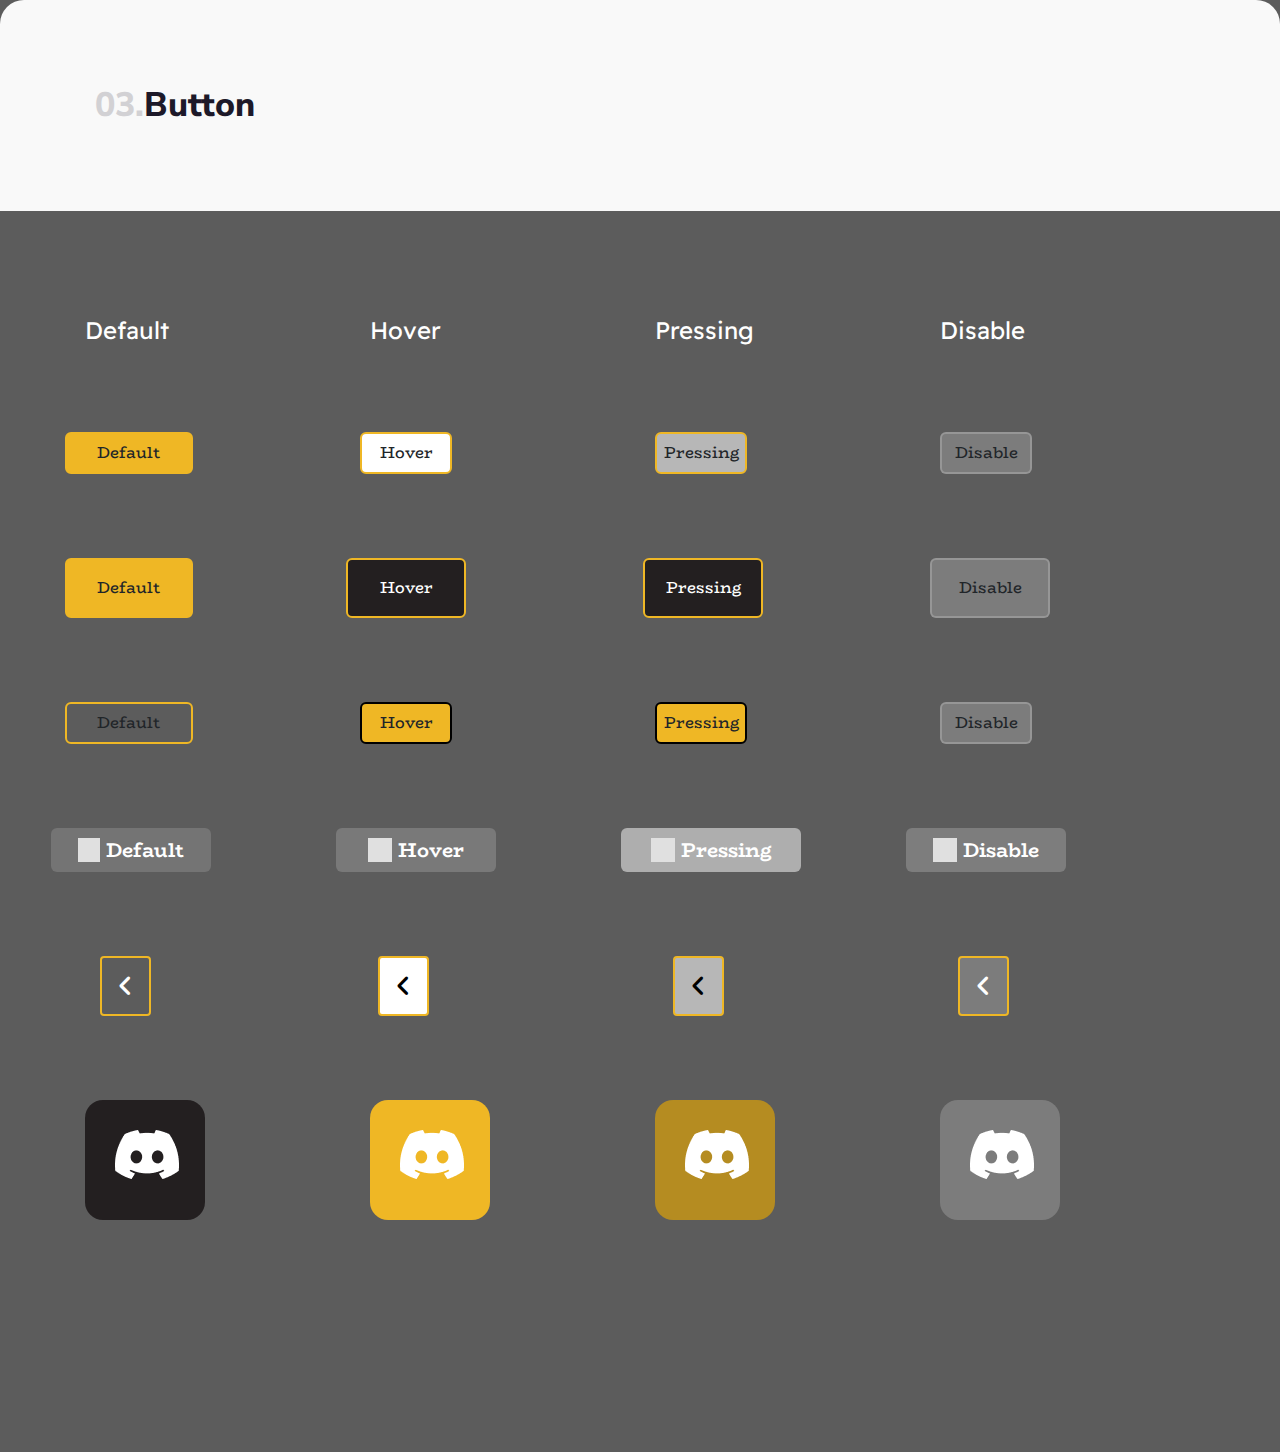
<file: button.html>
<!doctype html>
<html lang="en">
  <head>
    <meta charset="utf-8">
    <meta name="viewport" content="width=device-width, initial-scale=1, shrink-to-fit=no">
    <link rel="stylesheet" href="assets/bootstrap/bootstrap.min.css" integrity="sha384-xOolHFLEh07PJGoPkLv1IbcEPTNtaed2xpHsD9ESMhqIYd0nLMwNLD69Npy4HI+N" crossorigin="anonymous">
    <link rel="stylesheet" href="https://cdnjs.cloudflare.com/ajax/libs/font-awesome/6.5.2/css/all.min.css">
    <title>Button</title>
    <link rel="stylesheet" href="assets/css/DesignSystem/style.css" />
  </head>
  <body class="body-color">
    
    <!-- header -->
    <header class="Header">
        <div class="container">
          <div class="d-flex">
            <div class="Header__number">
              03.
            </div>
            <div class="Header__content">
              Button
            </div>
          </div>
        </div>
    </header>
      <!-- End header -->
  
    <!-- body -->
    <div class="content">
        <div class="container">
            <div class="row content__item">
                <div class="col-3 content__title">Default</div>
                <div class="col-3 content__title">Hover</div>
                <div class="col-3 content__title">Pressing</div>
                <div class="col-3 content__title">Disable</div>
            </div>
            <div class="row content__item--1" style="align-items: center;">
                <div class="col-3">
                    <div class="content__title-1" style="width: 50%;">
                        Default
                    </div>
                </div>
                <div class="col-3">
                    <div class="content__title-2">
                        Hover
                    </div>
                </div>
                <div class="col-3">
                    <div class="content__title-3">
                        Pressing
                    </div>
                </div>
                <div class="col-3">
                    <div class="content__title-4">
                        Disable
                    </div>
                </div>
            </div>
            <div class="row content__item--1" style="align-items: center;">
                <div class="col-3">
                    <div class="content__title-1 content__title-2--1" style="width: 50%; font-weight: 400; padding: 16px 32px 16px 32px;">
                        Default
                    </div>
                </div>
                <div class="col-3">
                    <div class="content__title-2 content__title-2--2" style="background-color: #231F20; padding: 16px 32px 16px 32px; width: 120px; margin-left: -24px; font-weight: 400; color: white; ">
                        Hover
                    </div>
                </div>
                <div class="col-3">
                    <div class="content__title-3 content__title-2--3" style="background-color: #231F20; padding: 16px 32px 16px 32px; width: 120px; margin-left: -12px; font-weight: 400; color: white; "> 
                        Pressing
                    </div>
                </div>
                <div class="col-3">
                    <div class="content__title-4 content__title-2--4" style=" font-weight: 400;  padding: 16px 32px 16px 32px; width: 120px; margin-left: -10px;">
                        Disable
                    </div>
                </div>
            </div>
            <div class="row content__item--1" style="align-items: center;">
                <div class="col-3">
                    <div class="content__title-1" style="width: 50%; background-color: #5C5C5C;">
                        Default
                    </div>
                </div>
                <div class="col-3">
                    <div class="content__title-2" style="border: 2px solid #000000;  background-color: #EFB725; ">
                        Hover
                    </div>
                </div>
                <div class="col-3">
                    <div class="content__title-3" style="border: 2px solid #000000;  background-color: #EFB725; ">
                        Pressing
                    </div>
                </div>
                <div class="col-3">
                    <div class="content__title-4">
                        Disable
                    </div>
                </div>
            </div>
            <div class="row content__item--1">
                <div class="col-3">
                    <div class="content__title-1 content__title-1--modifire content__title-1--modifire-1" style="width: 160px;  background-color: #747474; border: 0;">
                        <div class="square"></div>
                        Default
                    </div>
                </div>
                <div class="col-3">
                    <div class="content__title-2 content__title-1--modifire content__title-1--modifire-2" style="width: 160px; background-color: #797979; border: 0;">
                        <div class="square"></div>
                        Hover
                    </div>
                </div>
                <div class="col-3">
                    <div class="content__title-3 content__title-1--modifire content__title-1--modifire-3" style="width: 180px; background-color: #AEAEAE; border: 0;">
                        <div class="square"></div>
                        Pressing
                    </div>
                </div>
                <div class="col-3">
                    <div class="content__title-4 content__title-1--modifire content__title-1--modifire-4" style="width: 160px; background-color: #7D7D7D; border: 0;">
                        <div class="square"></div>
                        Disable
                    </div>
                </div>
            </div>
            <div class="row content__item-2">
                <div class="col-3 content__title">
                    <i class="fa-solid fa-angle-left" style="border: 2px solid #EFB725; border-radius: 4px; padding: 16px; margin-left: 15px;"></i>
                </div>
                <div class="col-3 content__title">
                    <i class="fa-solid fa-angle-left" style="border: 2px solid #EFB725; border-radius: 4px; padding: 16px; color: black; background-color: white; margin-left: 8px;"></i>
                </div>
                <div class="col-3 content__title">
                    <i class="fa-solid fa-angle-left" style="border: 2px solid #EFB725; border-radius: 4px; padding: 16px; color: black; background-color: #B7B7B7; margin-left: 18px;"></i>
                </div>
                <div class="col-3 content__title">
                    <i class="fa-solid fa-angle-left" style="border: 2px solid #EFB725; border-radius: 4px; padding: 16px; background: #FFFFFF33; margin-left: 18px;"></i>
                </div>
            </div>
            <div class="row content__item" style="margin-top: 84px;">
                <div class="col-md-3 col-6 content__title ">
                    <div style="padding: 30px; background-color: #231F20; margin-bottom: 20px; width: 120px; height: 120px; border-radius: 18px;">
                        <img src="assets/images/snake-desingSytem.png" style="width: 64px; height: 49px;" />
                    </div>
                </div>
                <div class="col-md-3 col-6 content__title">
                    <div style="padding: 30px; width: 120px; height: 120px; margin-bottom: 20px; background-color: #EFB725; border-radius: 18px;">
                        <img src="assets/images/snake-desingSytem.png" style="width: 64px; height: 49px;  " />
                    </div>
                </div>
                <div class="col-md-3 col-6 content__title">
                    <div style="padding: 30px; width: 120px; height: 120px; border-radius: 18px; background-color: #B58C21;">
                        <img src="assets/images/snake-desingSytem.png" style="width: 64px; height: 49px; " />
                    </div>
                </div>
                <div class="col-md-3 col-6 content__title">
                    <div style="padding: 30px; width: 120px; height: 120px; border-radius: 18px; background: #FFFFFF33;">
                        <img src="assets/images/snake-desingSytem.png" style="width: 64px; height: 49px;  " />
                    </div>
                </div>
            </div>
        </div>
     </div>
    <!-- End body -->

    <script src="assets/bootstrap/jquery.slim.min.js"></script>
    <script src="assets/bootstrap/bootstrap.bundle.min.js"></script>

  </body>
</html>
</file>
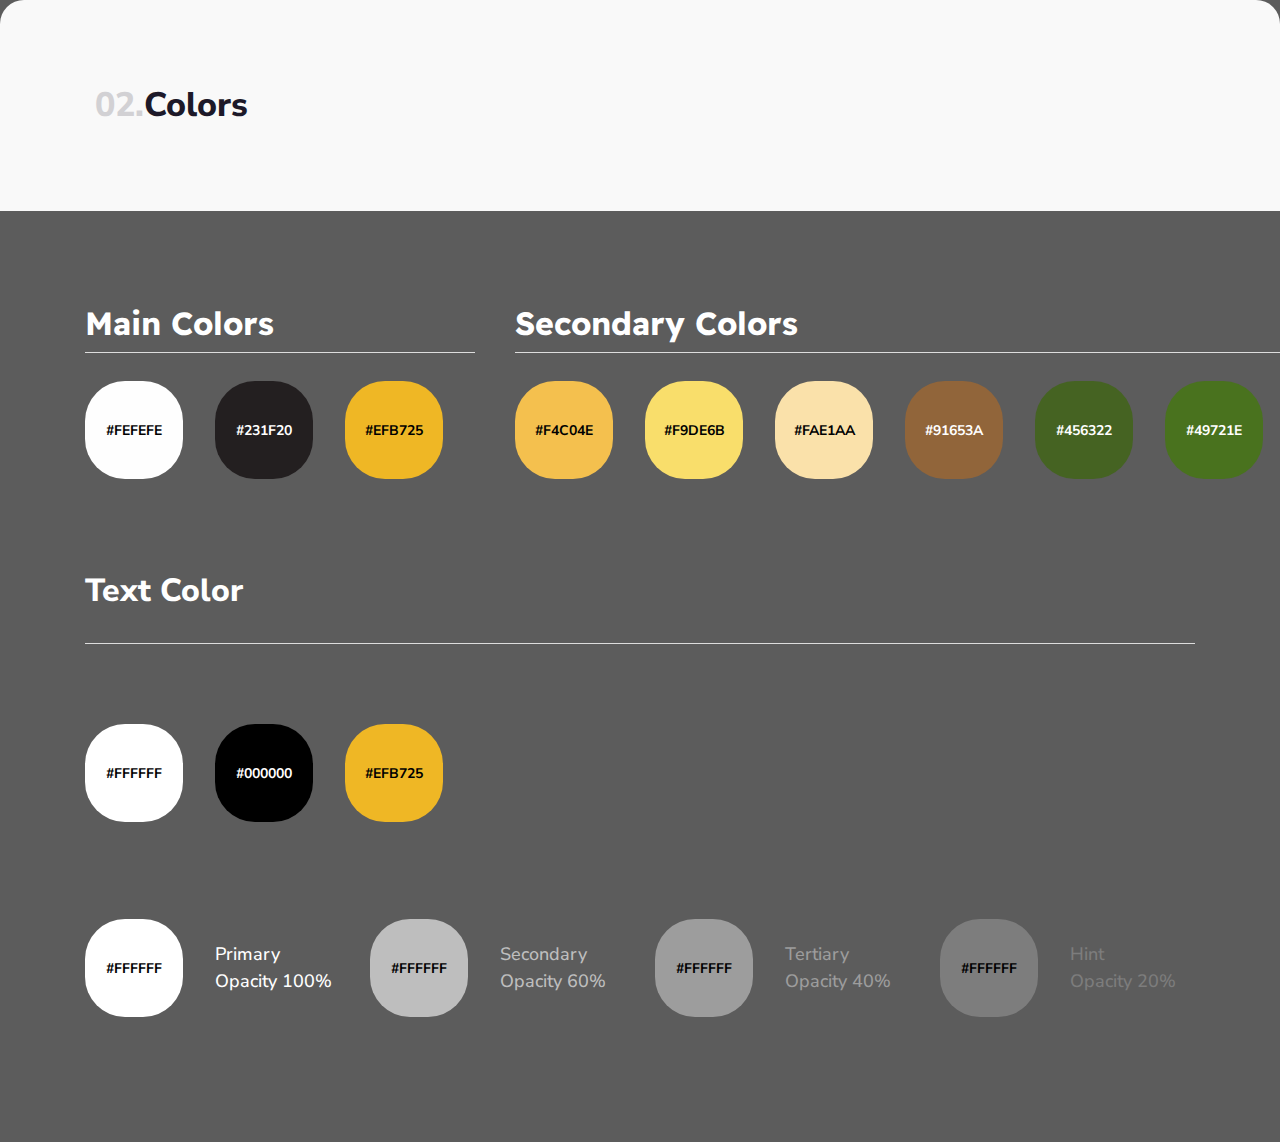
<file: colors.html>
<!doctype html>
<html lang="en">
  <head>
    <meta charset="utf-8">
    <meta name="viewport" content="width=device-width, initial-scale=1, shrink-to-fit=no">
    <link rel="stylesheet" href="assets/bootstrap/bootstrap.min.css" integrity="sha384-xOolHFLEh07PJGoPkLv1IbcEPTNtaed2xpHsD9ESMhqIYd0nLMwNLD69Npy4HI+N" crossorigin="anonymous">
    <title>Colors</title>
    <link rel="stylesheet" href="assets/css/DesignSystem/style.css" />
  </head>
  <body class="body-color">
    
    <!-- header -->
    <header class="Header">
        <div class="container">
          <div class="d-flex">
            <div class="Header__number">
              02.
            </div>
            <div class="Header__content">
              Colors
            </div>
          </div>
        </div>
    </header>
      <!-- End header -->
  
    <!-- section-1 -->
    <div class="box-1">
        <div class="container">
            <div class="box-1__wrap">
                <div class="box-1__left">
                    <div class="box-1__title">Main Colors</div>
                    <div class="box-1__list d-flex">
                        <div class="box-1__color" style="background-color: #FEFEFE;color: #000000">#FEFEFE</div>
                        <div class="box-1__color" style="background-color: #231F20; color: #FFFFFF">#231F20</div>
                        <div class="box-1__color" style="background-color: #EFB725;color: #000000">#EFB725</div>
                    </div>
                </div>
                <div class="box-1__right">
                    <div class="box-1__title">Secondary Colors</div>
                    <div class="box-1__list d-flex">
                        <div class="box-1__color" style="background-color: #F4C04E;color: #000000">#F4C04E</div>
                        <div class="box-1__color" style="background-color: #F9DE6B;color: #000000">#F9DE6B</div>
                        <div class="box-1__color" style="background-color: #FAE1AA;color: #000000">#FAE1AA</div>
                        <div class="box-1__color" style="background-color: #91653A;color: #FFFFFF">#91653A</div>
                        <div class="box-1__color" style="background-color: #456322;color: #FFFFFF">#456322</div>
                        <div class="box-1__color" style="background-color: #49721E;color: #FFFFFF">#49721E</div>
                    </div>
                </div>
            </div>
        </div>
    </div>
    <!-- End section-1 -->


    <!-- section-2 -->
    <div class="box-2">
        <div class="container">
            <div class="box-2__wrap">
                <div class="box-2__title">
                    Text Color
                </div>
                <div class="box-2__list d-flex">
                    <div class="box-1__color" style="background-color: #FFFFFF;color: #000000">#FFFFFF</div>
                    <div class="box-1__color" style="background-color: #000000;color: #FFFFFF">#000000</div>
                    <div class="box-1__color" style="background-color: #EFB725;color: #000000">#EFB725</div>
                </div>
                <div class="row">
                    <div class="col-lg-3 col-6 box-2__item">
                        <div class="box-1__color" style="background-color: #FFFFFF;color: #000000">#FFFFFF</div>
                        <div style="color: #FFFFFF;">
                            <div class="box-2__detail">Primary</div>
                            <div class="box-2__detail">Opacity 100%</div>
                        </div>
                    </div>
                    <div class="col-lg-3 col-6 box-2__item">
                        <div class="box-1__color" style="background-color: #BEBEBE;color: #000000">#FFFFFF</div>
                        <div style="color: #BEBEBE;">
                            <div class="box-2__detail">Secondary</div>
                            <div class="box-2__detail">Opacity 60%</div>
                        </div>
                    </div>
                    <div class="col-lg-3 col-6 box-2__item">
                        <div class="box-1__color" style="background-color: #9D9D9D;color: #000000">#FFFFFF</div>
                        <div style="color: #9D9D9D;">
                            <div class="box-2__detail">Tertiary</div>
                            <div class="box-2__detail">Opacity 40%</div>
                        </div>
                    </div>
                    <div class="col-lg-3 col-6 box-2__item">
                        <div class="box-1__color" style="background-color: #7D7D7D;color: #000000">#FFFFFF</div>
                        <div style="color: #7D7D7D;">
                            <div class="box-2__detail">Hint</div>
                            <div class="box-2__detail">Opacity 20%</div>
                        </div>
                    </div>
                </div>
            </div>
        </div>
    </div>
    <!-- End section-2 -->

    <script src="assets/bootstrap/jquery.slim.min.js"></script>
    <script src="assets/bootstrap/bootstrap.bundle.min.js"></script>

  </body>
</html>
</file>
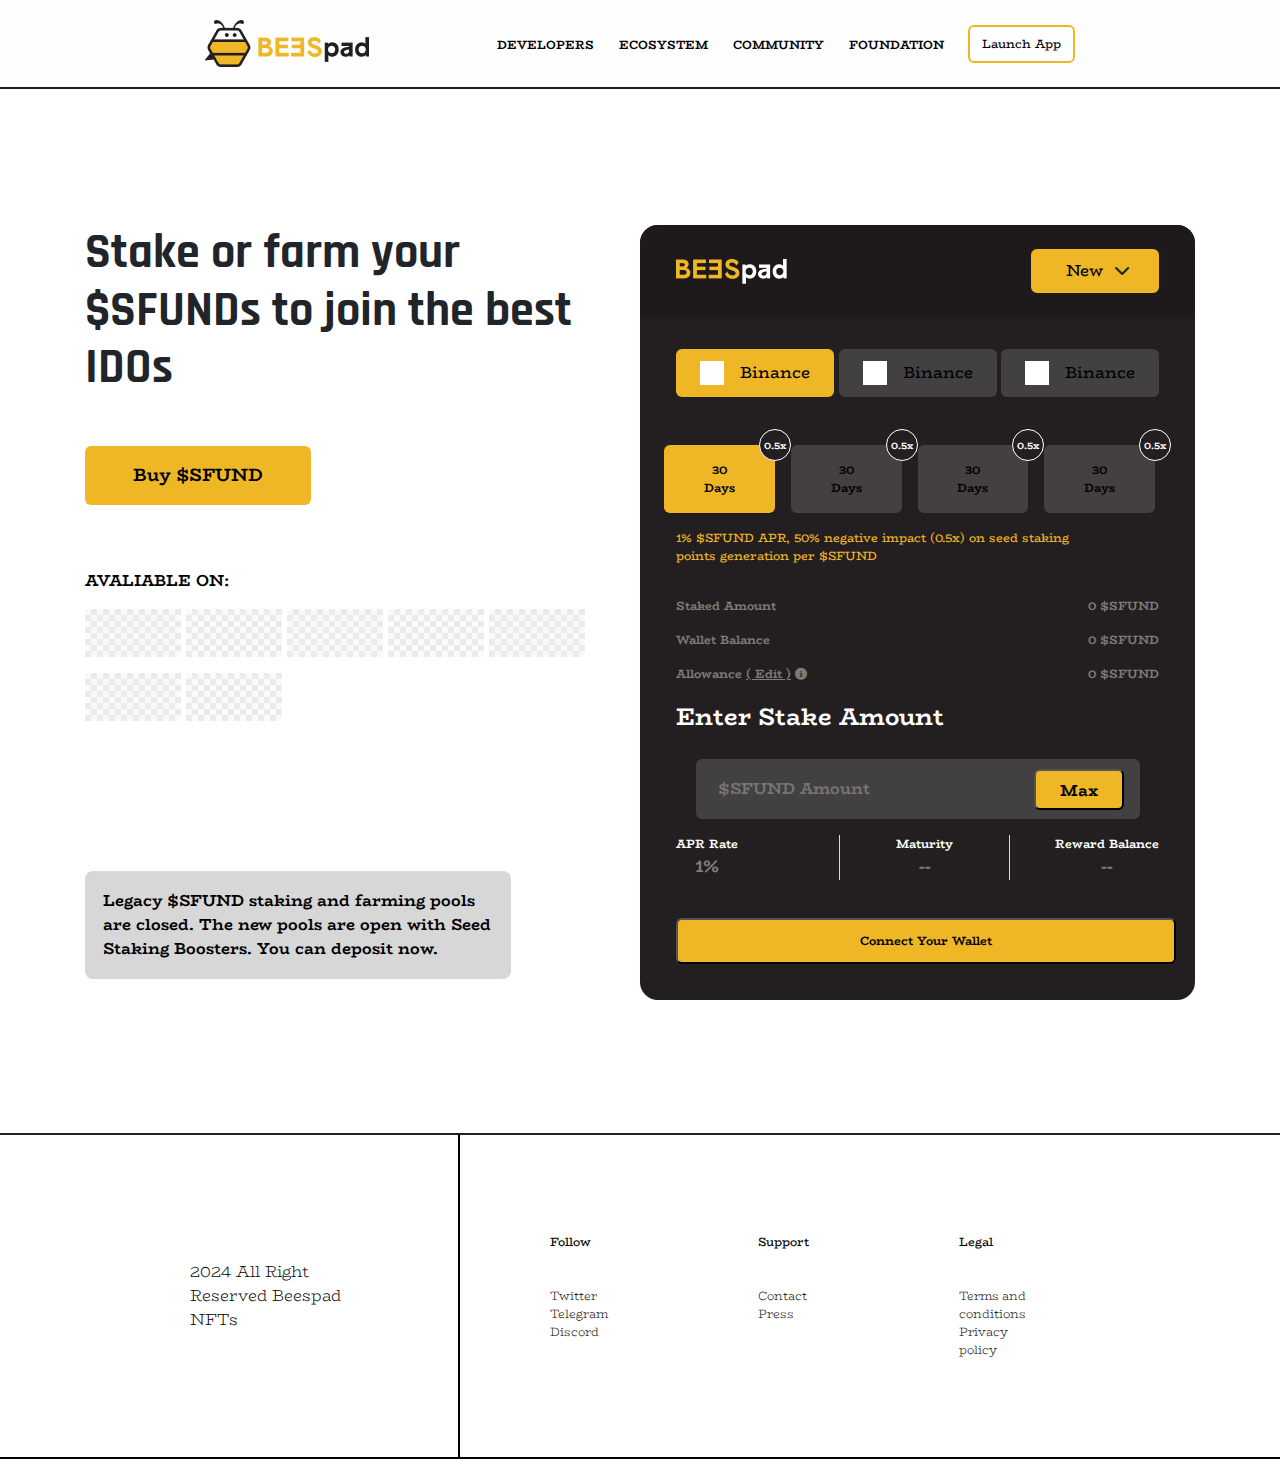
<file: Skate-Desktop.html>
<!doctype html>
<html lang="en">
  <head>
    <meta charset="utf-8">
    <meta name="viewport" content="width=device-width, initial-scale=1, shrink-to-fit=no">
    <link rel="stylesheet" href="assets/bootstrap/bootstrap.min.css" integrity="sha384-xOolHFLEh07PJGoPkLv1IbcEPTNtaed2xpHsD9ESMhqIYd0nLMwNLD69Npy4HI+N" crossorigin="anonymous">
    <link rel="stylesheet" href="https://cdnjs.cloudflare.com/ajax/libs/font-awesome/6.5.2/css/all.min.css">
    <link href="https://unpkg.com/aos@2.3.1/dist/aos.css" rel="stylesheet">
    <title>Skate</title>
    <link rel="stylesheet" href="assets/css/beespadDesktop/style.css" />
  </head>
  <body>
    <!-- Header -->
    <header class="header">
      <div class="container">
          <div class="header__wrap">
            <div class="header__left">
              <img src="assets/images/Logo.png" />
            </div>
            <div class="header__right">
              <nav>
                <div class="header__link">
                  <a href="index.html">DEVELOPERS</a>
                </div>
                <div class="header__link">
                  <a href="#">ECOSYSTEM</a>
                </div>
                <div class="header__link">
                  <a href="#">COMMUNITY</a>
                </div>
                <div class="header__link">
                  <a href="#">FOUNDATION</a>
                </div>
              </nav>
              <button>
                Launch App
              </button>
            </div>
        </div>
      </div>
    </header>
    <!-- End Header -->

    <!-- Section-14 -->
    <div class="section-14">
      <div class="container">
        <div class="section-14__wrap">
          <!-- <img src="assets/images/Skate 1.png" /> -->
          <div class="section-14__left">
            <h1>
              <span>Stake</span> or <span>farm</span> your $SFUNDs to join the best <span>IDOs</span>
            </h1>
            <button>Buy $SFUND</button>
            <div  class="section-14__left--desc">
              AVALIABLE ON:
              <div>
                <img src="assets/images/section-14.png" />
                <img src="assets/images/section-14.png" />
                <img src="assets/images/section-14.png" />
                <img src="assets/images/section-14.png" />
                <img src="assets/images/section-14.png" />
                <img src="assets/images/section-14.png" />
                <img src="assets/images/section-14.png" />
              </div>
            </div>
            <div class="section-14__left--footer" >
              Legacy $SFUND staking and farming pools are closed. The new pools are open with Seed Staking Boosters. You can deposit now.
            </div>
          </div>
          <div class="section-14__right">
            <div class="section-14__right--head">
              <img src="assets/images/logo-section-14.png" />
              <div  class="section-14__right--head-right">
                <button>New</button>
                <i class="fa-solid fa-chevron-down"></i>
              </div>
            </div>
            <div class="section-14__right--1">
              <button class="button-1">
                <div></div>
                Binance
              </button>
              <button class="button-2">
                <div></div>
                Binance
              </button>
              <button class="button-3">
                <div></div>
                Binance
              </button>
            </div>
            <div class="section-14__right--2">
              <div class="button-1">
                <button>30 Days</button>
                <div>0.5x</div>
              </div>
              <div class="button-2 button-1">
                <button>30 Days</button>
                <div>0.5x</div>
              </div>
              <div class="button-2 button-1">
                <button>30 Days</button>
                <div>0.5x</div>
              </div>
              <div class="button-2 button-1">
                <button>30 Days</button>
                <div>0.5x</div>
              </div>
            </div>
            <div class="section-14__right--content">
              <div class="section-14__right--content--title">
                1% $SFUND APR, 50% negative impact (0.5x) on seed staking points generation per $SFUND
              </div>
              <div class="section-14__right--content--info">
                <div  class="section-14__right--content--info-1">
                  <div>Staked Amount</div>
                  <div>0 $SFUND</div>
                </div>
                <div class="section-14__right--content--info-1">
                  <div>Wallet Balance</div>
                  <div>0 $SFUND</div>
                </div>
                <div class="section-14__right--content--info-1">
                  <div>Allowance <span>( Edit )</span> <i class="fa-solid fa-circle-info"></i></div>
                  <div>0 $SFUND</div>
                </div>
                <div class="section-14__right--content--info-2">
                  Enter Stake Amount
                </div>
              </div>
            </div>
            <div class="section-14__right--3">
              <input type="number" name="value" placeholder="$SFUND Amount" />
              <button>Max</button>
            </div>
            <div class="section-14__right--4">
              <div class="section-14__right--4-1">
                <div>APR Rate</div>
                <div>1%</div>
              </div>
              <div class="section-14__right--4-1 section-14__right--4-2">
                <div>Maturity</div>
                <div>--</div>
              </div>
              <div class="section-14__right--4-1">
                <div>Reward Balance</div>
                <div>--</div>
              </div>
            </div>
            <button class="seciton-14__button">Connect Your Wallet</button>
          </div>
        </div>
      </div>
    </div>
    <!-- End Section-14 -->

    
    <!-- footer -->
    <footer class="footer">
      <div class="container">
        <div class="footer__info">2024 All Right Reserved
          Beespad NFTs
        </div>
        <div class="footer__social">
          <div class="footer__social--1 footer__social--11" >
            Follow
            <li>Twitter</li>
            <li>Telegram</li>
            <li>Discord</li>
          </div>
          <div class="footer__social--2 footer__social--11">
            Support
            <li>Contact</li>
            <li>Press</li>
          </div>
          <div class="footer__social--3 footer__social--11">
            Legal
            <li>Terms and conditions
              Privacy policy
            </li>
          </div>
        </div>
      </div>
    </footer>
    <!-- End footer -->

    <script src="assets/bootstrap/jquery.slim.min.js"></script>
    <script src="assets/bootstrap/bootstrap.bundle.min.js"></script>
    <script src="https://unpkg.com/aos@2.3.1/dist/aos.js"></script>
    <script src="assets/js/script.js" ></script>
  </body>
</html>
</file>
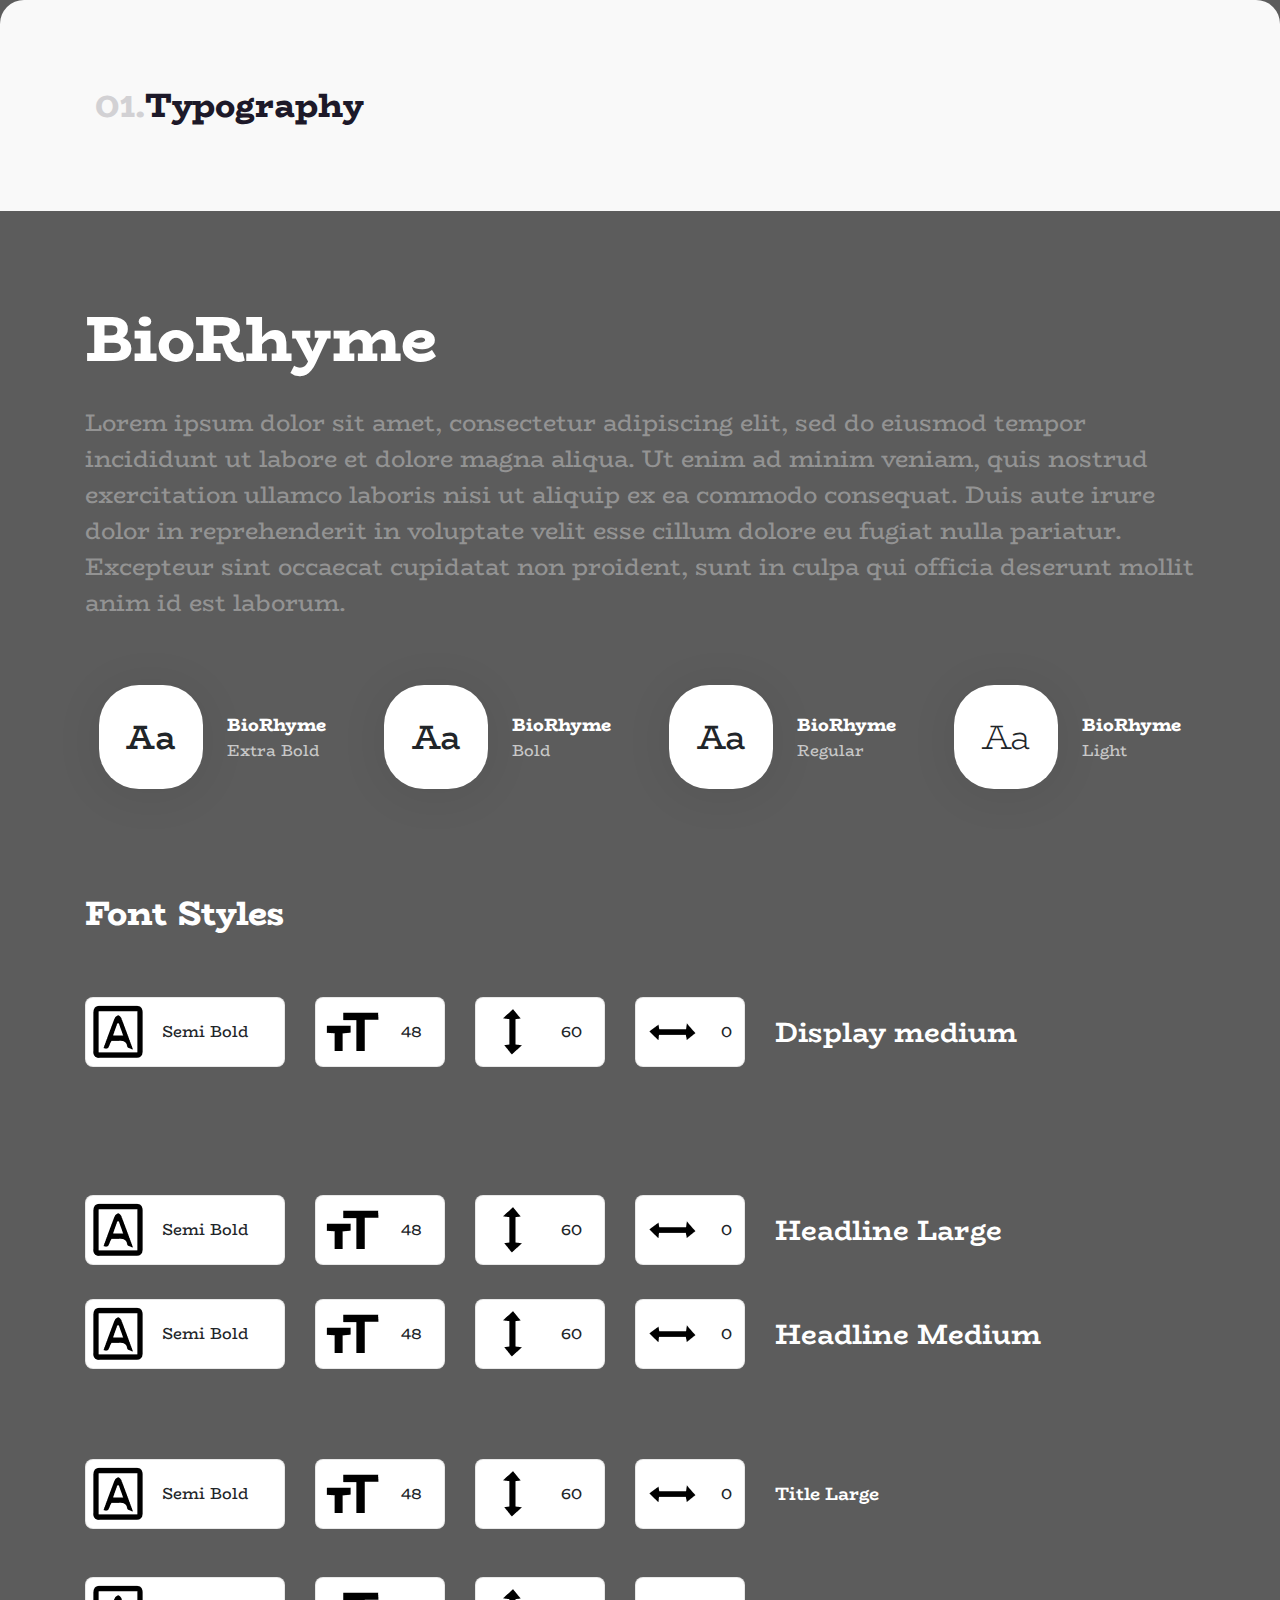
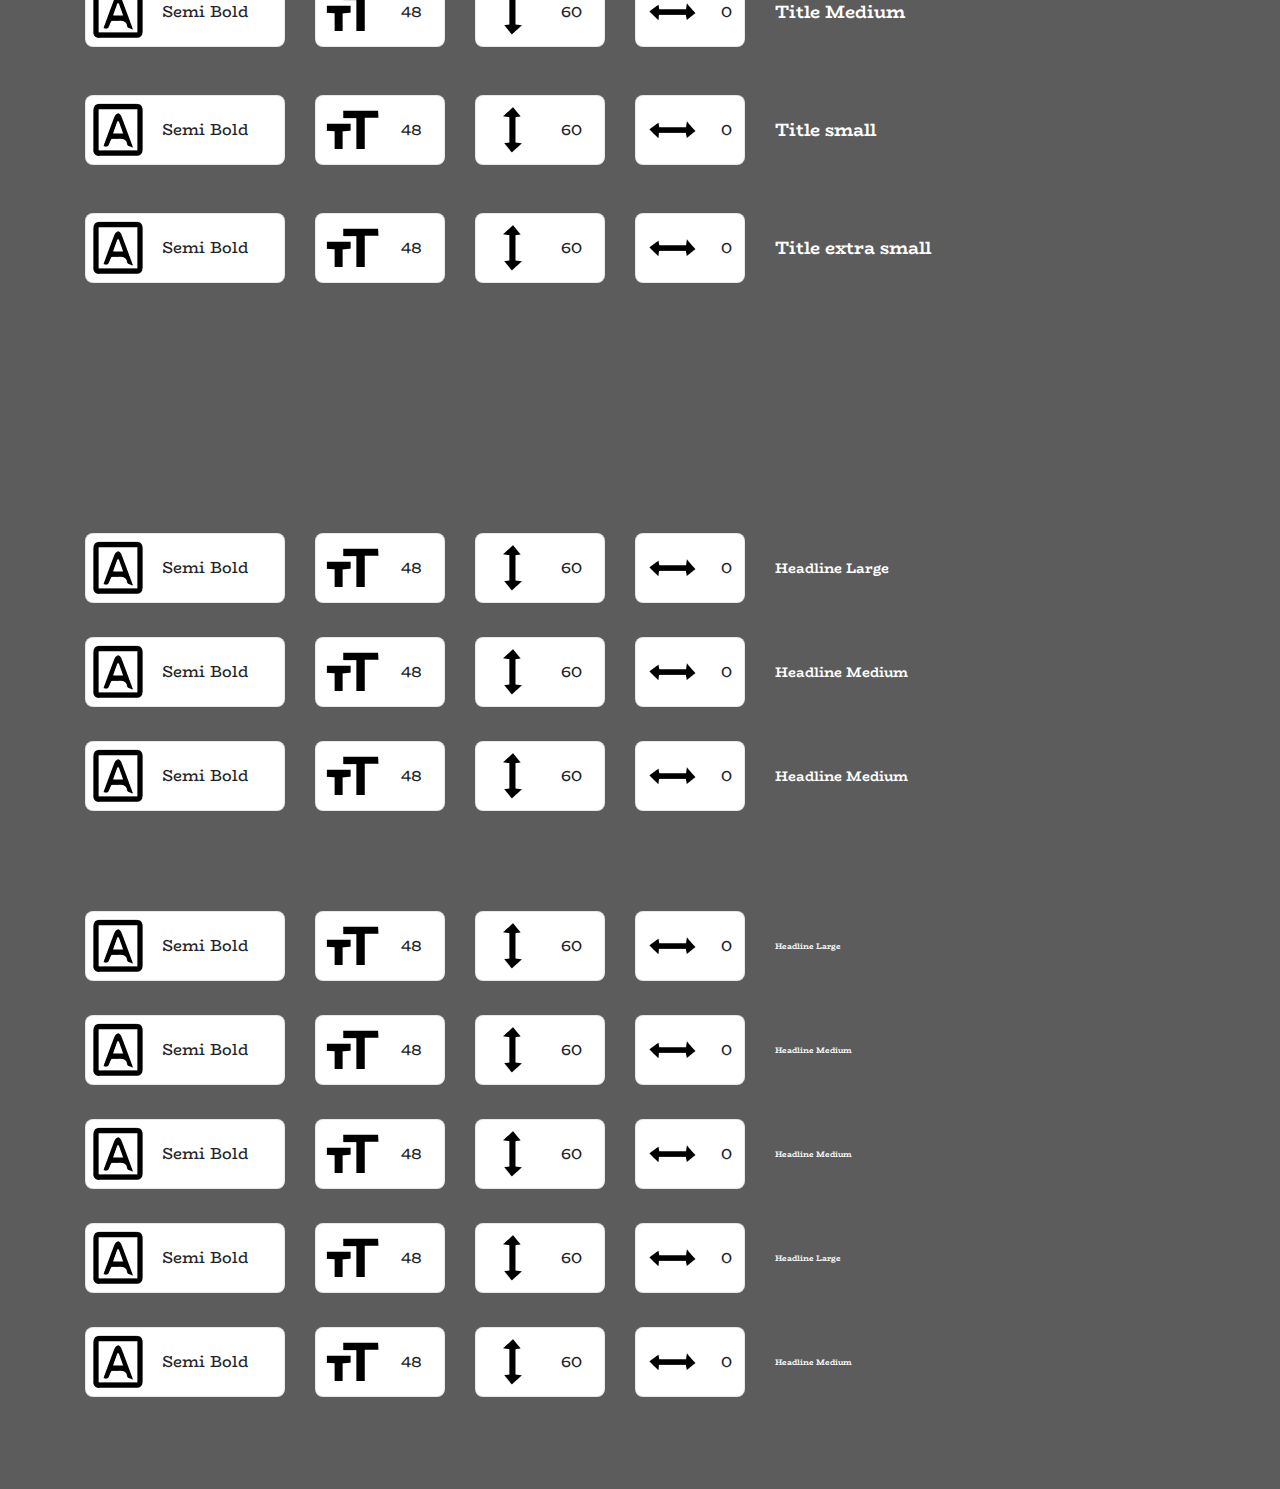
<file: Typography.html>
<!doctype html>
<html lang="en">
  <head>
    <meta charset="utf-8">
    <meta name="viewport" content="width=device-width, initial-scale=1, shrink-to-fit=no">
    <link rel="stylesheet" href="assets/bootstrap/bootstrap.min.css" integrity="sha384-xOolHFLEh07PJGoPkLv1IbcEPTNtaed2xpHsD9ESMhqIYd0nLMwNLD69Npy4HI+N" crossorigin="anonymous">
    <title>Typography</title>
    <link rel="stylesheet" href="assets/css/DesignSystem/style.css" />
  </head>
  <body>
    <!-- header -->
    <header class="Header">
      <div class="container">
        <div class="d-flex">
          <div class="Header__number">
            01.
          </div>
          <div class="Header__content">
            Typography
          </div>
        </div>
      </div>
    </header>
    <!-- End header -->


    <!-- section-1 -->
    <div class="section-1">
      <div class="container">
        <div class="section-1__title">
          BioRhyme
        </div>
        <div class="section-1__desc">
          Lorem ipsum dolor sit amet, consectetur adipiscing elit, sed do eiusmod tempor incididunt ut labore et dolore magna aliqua. Ut enim ad minim veniam, quis nostrud exercitation ullamco laboris nisi ut aliquip ex ea commodo consequat. Duis aute irure dolor in reprehenderit in voluptate velit esse cillum dolore eu fugiat nulla pariatur. Excepteur sint occaecat cupidatat non proident, sunt in culpa qui officia deserunt mollit anim id est laborum.
        </div>
      </div>
    </div>
    <!-- section-1 -->


    <!-- section-2 -->
    <div class="section-2">
      <div class="container"> 
        <div class="list d-flex row">
          <div class="section-2__item col-md-3 col-6">
            <div class="section-2__inner-left" style="font-weight: 600;">Aa</div>
            <div class="section-2__inner-right">
              <div class="section-2__inner-title">BioRhyme</div>
              <div class="section-2__inner-desc">Extra Bold</div>
            </div>
          </div>
          <div class="section-2__item col-md-3 col-6">
            <div class="section-2__inner-left" style="font-weight: 500;">Aa</div>
            <div class="section-2__inner-right">
              <div class="section-2__inner-title">BioRhyme</div>
              <div class="section-2__inner-desc">Bold</div>
            </div>
          </div>
          <div class="section-2__item col-md-3 col-6">
            <div class="section-2__inner-left" style="font-weight: 400;">Aa</div>
            <div class="section-2__inner-right">
              <div class="section-2__inner-title">BioRhyme</div>
              <div class="section-2__inner-desc">Regular</div>
            </div>
          </div>
          <div class="section-2__item col-md-3 col-6">
            <div class="section-2__inner-left" style="font-weight: 300;">Aa</div>
            <div class="section-2__inner-right">
              <div class="section-2__inner-title">BioRhyme</div>
              <div class="section-2__inner-desc">Light</div>
            </div>
          </div>
        </div>
      </div>
    </div>
    <!-- End section-2 -->

    <!-- section-3 -->
    <div class="section-3">
      <div class="container">
        <div class="section-3__title">
          Font Styles
        </div>
        <div class="section-3__list">
          <div class="section-3__item" style="padding-top: 34px">
            <div class="section-3__list-button">
              <div class="section-3__button section-3__button--1 d-flex" style="display:flex; align-items: center;">
                <img src="assets/images/image-1.png" />
                <div class="section-3__title-button">
                  Semi Bold
                </div>
              </div>
              <div class="section-3__button section-3__button--2 d-flex" style="display:flex; align-items: center;">
                <img src="assets/images/image-2.png" />
                <div class="section-3__title-button">
                  48
                </div>
              </div>
              <div class="section-3__button section-3__button--2 d-flex" style="display:flex; align-items: center;">
                <img src="assets/images/image-3.png" />
                <div class="section-3__title-button">
                  60
                </div>
              </div>
              <div class="section-3__button section-3__button--4 d-flex" style="display:flex; align-items: center;">
                <img src="assets/images/image-4.png" />
                <div class="section-3__title-button">
                  0
                </div>
              </div>
              <div class="section-3__inner-content">
                Display medium
              </div>
            </div>
            <div class="" style="margin-top: 128px">
              <div class="section-3__list-button">
                <div class="section-3__button section-3__button--1 d-flex" style="display:flex; align-items: center;">
                  <img src="assets/images/image-1.png" />
                  <div class="section-3__title-button">
                    Semi Bold
                  </div>
                </div>
                <div class="section-3__button section-3__button--2 d-flex" style="display:flex; align-items: center;">
                  <img src="assets/images/image-2.png" />
                  <div class="section-3__title-button">
                    48
                  </div>
                </div>
                <div class="section-3__button section-3__button--2 d-flex" style="display:flex; align-items: center;">
                  <img src="assets/images/image-3.png" />
                  <div class="section-3__title-button">
                    60
                  </div>
                </div>
                <div class="section-3__button section-3__button--4 d-flex" style="display:flex; align-items: center;">
                  <img src="assets/images/image-4.png" />
                  <div class="section-3__title-button">
                    0
                  </div>
                </div>
                <div class="section-3__inner-content">
                  Headline Large
                </div>
              </div>
              <div class="section-3__list-button" style="margin-top: 34px">
                <div class="section-3__button section-3__button--1 d-flex" style="display:flex; align-items: center;">
                  <img src="assets/images/image-1.png" />
                  <div class="section-3__title-button">
                    Semi Bold
                  </div>
                </div>
                <div class="section-3__button section-3__button--2 d-flex" style="display:flex; align-items: center;">
                  <img src="assets/images/image-2.png" />
                  <div class="section-3__title-button">
                    48
                  </div>
                </div>
                <div class="section-3__button section-3__button--2 d-flex" style="display:flex; align-items: center;">
                  <img src="assets/images/image-3.png" />
                  <div class="section-3__title-button">
                    60
                  </div>
                </div>
                <div class="section-3__button section-3__button--4 d-flex" style="display:flex; align-items: center;">
                  <img src="assets/images/image-4.png" />
                  <div class="section-3__title-button">
                    0
                  </div>
                </div>
                <div class="section-3__inner-content">
                  Headline Medium
                </div>
              </div>
            </div>
            <div class="" style="margin-top: 90px">
              <div class="section-3__list-button" style="margin-top: 48px">
                <div class="section-3__button section-3__button--1 d-flex" style="display:flex; align-items: center;">
                  <img src="assets/images/image-1.png" />
                  <div class="section-3__title-button">
                    Semi Bold
                  </div>
                </div>
                <div class="section-3__button section-3__button--2 d-flex" style="display:flex; align-items: center;">
                  <img src="assets/images/image-2.png" />
                  <div class="section-3__title-button">
                    48
                  </div>
                </div>
                <div class="section-3__button section-3__button--2 d-flex" style="display:flex; align-items: center;">
                  <img src="assets/images/image-3.png" />
                  <div class="section-3__title-button">
                    60
                  </div>
                </div>
                <div class="section-3__button section-3__button--4 d-flex" style="display:flex; align-items: center;">
                  <img src="assets/images/image-4.png" />
                  <div class="section-3__title-button">
                    0
                  </div>
                </div>
                <div class="section-3__inner-content--small">
                  Title Large
                </div>
              </div>
              <div class="section-3__list-button" style="margin-top: 48px">
                <div class="section-3__button section-3__button--1 d-flex" style="display:flex; align-items: center;">
                  <img src="assets/images/image-1.png" />
                  <div class="section-3__title-button">
                    Semi Bold
                  </div>
                </div>
                <div class="section-3__button section-3__button--2 d-flex" style="display:flex; align-items: center;">
                  <img src="assets/images/image-2.png" />
                  <div class="section-3__title-button">
                    48
                  </div>
                </div>
                <div class="section-3__button section-3__button--2 d-flex" style="display:flex; align-items: center;">
                  <img src="assets/images/image-3.png" />
                  <div class="section-3__title-button">
                    60
                  </div>
                </div>
                <div class="section-3__button section-3__button--4 d-flex" style="display:flex; align-items: center;">
                  <img src="assets/images/image-4.png" />
                  <div class="section-3__title-button">
                    0
                  </div>
                </div>
                <div class="section-3__inner-content--small">
                  Title Medium
                </div>
              </div>
              <div class="section-3__list-button" style="margin-top: 48px">
                <div class="section-3__button section-3__button--1 d-flex" style="display:flex; align-items: center;">
                  <img src="assets/images/image-1.png" />
                  <div class="section-3__title-button">
                    Semi Bold
                  </div>
                </div>
                <div class="section-3__button section-3__button--2 d-flex" style="display:flex; align-items: center;">
                  <img src="assets/images/image-2.png" />
                  <div class="section-3__title-button">
                    48
                  </div>
                </div>
                <div class="section-3__button section-3__button--2 d-flex" style="display:flex; align-items: center;">
                  <img src="assets/images/image-3.png" />
                  <div class="section-3__title-button">
                    60
                  </div>
                </div>
                <div class="section-3__button section-3__button--4 d-flex" style="display:flex; align-items: center;">
                  <img src="assets/images/image-4.png" />
                  <div class="section-3__title-button">
                    0
                  </div>
                </div>
                <div class="section-3__inner-content--small">
                  Title small
                </div>
              </div>
              <div class="section-3__list-button" style="margin-top: 48px">
                <div class="section-3__button section-3__button--1 d-flex" style="display:flex; align-items: center;">
                  <img src="assets/images/image-1.png" />
                  <div class="section-3__title-button">
                    Semi Bold
                  </div>
                </div>
                <div class="section-3__button section-3__button--2 d-flex" style="display:flex; align-items: center;">
                  <img src="assets/images/image-2.png" />
                  <div class="section-3__title-button">
                    48
                  </div>
                </div>
                <div class="section-3__button section-3__button--2 d-flex" style="display:flex; align-items: center;">
                  <img src="assets/images/image-3.png" />
                  <div class="section-3__title-button">
                    60
                  </div>
                </div>
                <div class="section-3__button section-3__button--4 d-flex" style="display:flex; align-items: center;">
                  <img src="assets/images/image-4.png" />
                  <div class="section-3__title-button">
                    0
                  </div>
                </div>
                <div class="section-3__inner-content--small">
                  Title extra small
                </div>
              </div>
            </div>
            <div class="" style="margin-top: 250px">
              <div class="section-3__list-button">
                <div class="section-3__button section-3__button--1 d-flex" style="display:flex; align-items: center;">
                  <img src="assets/images/image-1.png" />
                  <div class="section-3__title-button">
                    Semi Bold
                  </div>
                </div>
                <div class="section-3__button section-3__button--2 d-flex" style="display:flex; align-items: center;">
                  <img src="assets/images/image-2.png" />
                  <div class="section-3__title-button">
                    48
                  </div>
                </div>
                <div class="section-3__button section-3__button--2 d-flex" style="display:flex; align-items: center;">
                  <img src="assets/images/image-3.png" />
                  <div class="section-3__title-button">
                    60
                  </div>
                </div>
                <div class="section-3__button section-3__button--4 d-flex" style="display:flex; align-items: center;">
                  <img src="assets/images/image-4.png" />
                  <div class="section-3__title-button">
                    0
                  </div>
                </div>
                <div class="section-3__inner-content--smalll">
                  Headline Large
                </div>
              </div>
              <div class="section-3__list-button" style="margin-top: 34px">
                <div class="section-3__button section-3__button--1 d-flex" style="display:flex; align-items: center;">
                  <img src="assets/images/image-1.png" />
                  <div class="section-3__title-button">
                    Semi Bold
                  </div>
                </div>
                <div class="section-3__button section-3__button--2 d-flex" style="display:flex; align-items: center;">
                  <img src="assets/images/image-2.png" />
                  <div class="section-3__title-button">
                    48
                  </div>
                </div>
                <div class="section-3__button section-3__button--2 d-flex" style="display:flex; align-items: center;">
                  <img src="assets/images/image-3.png" />
                  <div class="section-3__title-button">
                    60
                  </div>
                </div>
                <div class="section-3__button section-3__button--4 d-flex" style="display:flex; align-items: center;">
                  <img src="assets/images/image-4.png" />
                  <div class="section-3__title-button">
                    0
                  </div>
                </div>
                <div class="section-3__inner-content--smalll">
                  Headline Medium
                </div>
              </div>
              <div class="section-3__list-button" style="margin-top: 34px">
                <div class="section-3__button section-3__button--1 d-flex" style="display:flex; align-items: center;">
                  <img src="assets/images/image-1.png" />
                  <div class="section-3__title-button">
                    Semi Bold
                  </div>
                </div>
                <div class="section-3__button section-3__button--2 d-flex" style="display:flex; align-items: center;">
                  <img src="assets/images/image-2.png" />
                  <div class="section-3__title-button">
                    48
                  </div>
                </div>
                <div class="section-3__button section-3__button--2 d-flex" style="display:flex; align-items: center;">
                  <img src="assets/images/image-3.png" />
                  <div class="section-3__title-button">
                    60
                  </div>
                </div>
                <div class="section-3__button section-3__button--4 d-flex" style="display:flex; align-items: center;">
                  <img src="assets/images/image-4.png" />
                  <div class="section-3__title-button">
                    0
                  </div>
                </div>
                <div class="section-3__inner-content--smalll">
                  Headline Medium
                </div>
              </div>
            </div>
            <div class="" style="margin-top: 100px">
              <div class="section-3__list-button">
                <div class="section-3__button section-3__button--1 d-flex" style="display:flex; align-items: center;">
                  <img src="assets/images/image-1.png" />
                  <div class="section-3__title-button">
                    Semi Bold
                  </div>
                </div>
                <div class="section-3__button section-3__button--2 d-flex" style="display:flex; align-items: center;">
                  <img src="assets/images/image-2.png" />
                  <div class="section-3__title-button">
                    48
                  </div>
                </div>
                <div class="section-3__button section-3__button--2 d-flex" style="display:flex; align-items: center;">
                  <img src="assets/images/image-3.png" />
                  <div class="section-3__title-button">
                    60
                  </div>
                </div>
                <div class="section-3__button section-3__button--4 d-flex" style="display:flex; align-items: center;">
                  <img src="assets/images/image-4.png" />
                  <div class="section-3__title-button">
                    0
                  </div>
                </div>
                <div class="section-3__inner-content--smallll">
                  Headline Large
                </div>
              </div>
              <div class="section-3__list-button" style="margin-top: 34px">
                <div class="section-3__button section-3__button--1 d-flex" style="display:flex; align-items: center;">
                  <img src="assets/images/image-1.png" />
                  <div class="section-3__title-button">
                    Semi Bold
                  </div>
                </div>
                <div class="section-3__button section-3__button--2 d-flex" style="display:flex; align-items: center;">
                  <img src="assets/images/image-2.png" />
                  <div class="section-3__title-button">
                    48
                  </div>
                </div>
                <div class="section-3__button section-3__button--2 d-flex" style="display:flex; align-items: center;">
                  <img src="assets/images/image-3.png" />
                  <div class="section-3__title-button">
                    60
                  </div>
                </div>
                <div class="section-3__button section-3__button--4 d-flex" style="display:flex; align-items: center;">
                  <img src="assets/images/image-4.png" />
                  <div class="section-3__title-button">
                    0
                  </div>
                </div>
                <div class="section-3__inner-content--smallll">
                  Headline Medium
                </div>
              </div>
              <div class="section-3__list-button" style="margin-top: 34px">
                <div class="section-3__button section-3__button--1 d-flex" style="display:flex; align-items: center;">
                  <img src="assets/images/image-1.png" />
                  <div class="section-3__title-button">
                    Semi Bold
                  </div>
                </div>
                <div class="section-3__button section-3__button--2 d-flex" style="display:flex; align-items: center;">
                  <img src="assets/images/image-2.png" />
                  <div class="section-3__title-button">
                    48
                  </div>
                </div>
                <div class="section-3__button section-3__button--2 d-flex" style="display:flex; align-items: center;">
                  <img src="assets/images/image-3.png" />
                  <div class="section-3__title-button">
                    60
                  </div>
                </div>
                <div class="section-3__button section-3__button--4 d-flex" style="display:flex; align-items: center;">
                  <img src="assets/images/image-4.png" />
                  <div class="section-3__title-button">
                    0
                  </div>
                </div>
                <div class="section-3__inner-content--smallll">
                  Headline Medium
                </div>
              </div>
              <div class="section-3__list-button" style="margin-top: 34px">
                <div class="section-3__button section-3__button--1 d-flex" style="display:flex; align-items: center;">
                  <img src="assets/images/image-1.png" />
                  <div class="section-3__title-button">
                    Semi Bold
                  </div>
                </div>
                <div class="section-3__button section-3__button--2 d-flex" style="display:flex; align-items: center;">
                  <img src="assets/images/image-2.png" />
                  <div class="section-3__title-button">
                    48
                  </div>
                </div>
                <div class="section-3__button section-3__button--2 d-flex" style="display:flex; align-items: center;">
                  <img src="assets/images/image-3.png" />
                  <div class="section-3__title-button">
                    60
                  </div>
                </div>
                <div class="section-3__button section-3__button--4 d-flex" style="display:flex; align-items: center;">
                  <img src="assets/images/image-4.png" />
                  <div class="section-3__title-button">
                    0
                  </div>
                </div>
                <div class="section-3__inner-content--smallll">
                  Headline Large
                </div>
              </div>
              <div class="section-3__list-button" style="margin-top: 34px">
                <div class="section-3__button section-3__button--1 d-flex" style="display:flex; align-items: center;">
                  <img src="assets/images/image-1.png" />
                  <div class="section-3__title-button">
                    Semi Bold
                  </div>
                </div>
                <div class="section-3__button section-3__button--2 d-flex" style="display:flex; align-items: center;">
                  <img src="assets/images/image-2.png" />
                  <div class="section-3__title-button">
                    48
                  </div>
                </div>
                <div class="section-3__button section-3__button--2 d-flex" style="display:flex; align-items: center;">
                  <img src="assets/images/image-3.png" />
                  <div class="section-3__title-button">
                    60
                  </div>
                </div>
                <div class="section-3__button section-3__button--4 d-flex" style="display:flex; align-items: center;">
                  <img src="assets/images/image-4.png" />
                  <div class="section-3__title-button">
                    0
                  </div>
                </div>
                <div class="section-3__inner-content--smallll">
                  Headline Medium
                </div>
              </div>
            </div>
          </div>
        </div>
      </div>
    </div>
    <!-- End section-3 -->

    <script src="assets/bootstrap/jquery.slim.min.js"></script>
    <script src="assets/bootstrap/bootstrap.bundle.min.js"></script>

  </body>
</html>
</file>
<file: assets/css/DesignSystem/style.css>
@import url('https://fonts.googleapis.com/css2?family=BioRhyme:wght@200..800&display=swap');
@import url('https://fonts.googleapis.com/css2?family=Nunito+Sans:ital,opsz,wght@0,6..12,200..1000;1,6..12,200..1000&display=swap');
@import url('https://fonts.googleapis.com/css2?family=Readex+Pro:wght@160..700&display=swap');
@import url('https://fonts.googleapis.com/css2?family=BioRhyme:wght@200..800&display=swap');
:root {
    --bg-primary: #5C5C5C;
    
    --font-color-1: "Readex Pro", sans-serif;
    --font-color-2: "Nunito Sans", sans-serif;
    --font-color-3: "BioRhyme", serif;
}
  
* {
    box-sizing: border-box;
}
  
body {
    margin: 0;
    font-family: "BioRhyme", serif;
    background-color: var(--bg-primary);
    border-radius: 24px;
}

.body-color {
    font-family: var(--font-color-2);
}

a {
    text-decoration: none;
}

/* Typography */

/* Header */
.Header {
    background-color: #F9F9F9;
    padding: 80px;
    border-radius: 24px 24px 0px 0px;
}
.Header .Header__number {
    font-size: 34px;
    font-weight: 800;
    color: #D2D1D4;
}
.Header .Header__content {
    color: #1D1929;
    font-size: 34px;
    font-weight: 800;
}
@media (max-width: 991.98px) {
    .Header .Header__number {
        font-size: 24px;
    }
    .Header .Header__content {
        font-size: 24px;
    }
}
@media (max-width: 767.98px) {
    .Header .Header__number {
        font-size: 20px;
    }
    .Header .Header__content {
        font-size: 20px;
    }
}
/* End Header */


/* section-1 */
.section-1 {
    padding: 80px 0px 64px;
}

.section-1 .section-1__title {
    font-weight: 800;
    font-size: 64px;
    color: #FFFFFF;
    margin-bottom: 18px;
}
.section-1 .section-1__desc {
    font-weight: 400;
    font-size: 24px;
    color: #939393;
}
@media (max-width: 991.98px) {
    .section-1 .section-1__title {
        font-size: 48px;
    }
    .section-1 .section-1__desc {
        font-size: 18px;
    }
}
@media (max-width: 767.98px) {
    .section-1 .section-1__title {
        font-size: 48px;
    }
    .section-1 .section-1__desc {
        font-size: 18px;
    }
}
@media (max-width: 575.98px) {
    .section-1 .section-1__title {
        font-size: 28px;
    }
    .section-1 .section-1__desc {
        font-size: 14px;
    }
}
/* End section-1 */


/* section-2 */
.section-2 {
    margin-bottom: 99px;
}
.section-2 .section-2__item {
    display: flex;
    justify-content: center;
    align-items: center;
}
.section-2 .section-2__inner-left {
    width: 104px;
    height: 104px;
    border-radius: 40px;
    background-color: #FFFFFF;
    display: flex;
    justify-content: center;
    align-items: center;
    margin-right: 24px;
    box-shadow: 0px 4px 48px 0px #00000014;
    font-size: 34px;
}
.section-2 .section-2__inner-title {
    font-weight: 800;
    font-size: 18px;
    color: #FFFFFF;
}
.section-2 .section-2__inner-desc {
    font-weight: 400;
    font-size: 16px;
    color: #C8C8C8;
}
@media (max-width: 1199.98px) {
    .section-2 .section-2__inner-left {
        width: 80px;
        height: 80px;
        border-radius: 30px;
        font-size: 28px;
    }
}
@media (max-width: 991.98px) {
    .section-2 .section-2__inner-left {
        width: 48px;
        height: 48px;
        border-radius: 12px;
        font-size: 18px;
    }
    .section-2 .section-2__inner-title {
        font-size: 12px;
    }
    .section-2 .section-2__inner-desc {
        font-size: 8px;
    }
}
@media (max-width: 766.98px) {
    .section-2 .section-2__item {
        margin-bottom: 20px;
    }
    .section-2 .section-2__inner-left {
        font-size: 12px;
    }
}
/* End section-2 */


/* section-3 */
.section-3 {
    padding-bottom: 92px;
}
.section-3__title {
    font-weight: 800;
    font-size: 34px;
    color: #FFFFFF;
    margin-bottom: 24px;
}
.section-3__item--1 {
    margin-top: 132px;
}
.section-3__list-button {
    display: flex;
    align-items: center;
}
.section-3__button {
    border: 1px solid #70707029;
    background-color: #FFFFFF;
    margin-right: 30px;
    border-radius: 8px;
}
.section-3__title-button {
    margin-left: 12px;
}
.section-3__button--1 {
    width: 200px;
}
.section-3__button--2 {
    width: 130px;
}
.section-3__button--4 {
    width: 110px;
}
.section-3__inner-content {
    font-weight: 700;
    font-size: 28px;
    color: #FFFFFF;
}
.section-3__inner-content--small {
    font-weight: 700;
    font-size: 18px;
    color: #FFFFFF;
}
.section-3__inner-content--smalll {
    font-weight: 700;
    font-size: 14px;
    color: #FFFFFF;
}
.section-3__inner-content--smallll {
    font-weight: 700;
    font-size: 8px;
    color: #FFFFFF;
}
@media (max-width: 1199.98px) {
    .section-3__inner-content {
        font-size: 18px;
    }
    .section-3__inner-content--small {
        font-size: 12px;
    }
    .section-3__inner-content--smalll {
        font-size: 8px;
    }
    .section-3__inner-content--smallll {
        font-size: 6px;
    }
}
@media (max-width: 991.98px) {
    .section-3__button--1 {
        width: 100px;
    }
    .section-3 img {
        width: 48px;
        object-fit: contain;
    }
    .section-3__button--2 {
        width: 80px;
    }
    .section-3__button--4 {
        width: 70px;
    }
    .section-3__title-button {
        /* display: none; */
        font-size: 12px;
        margin-left: 4px;
    }
}
@media (max-width: 766.98px) {
    .section-3__inner-content {
        display: none;
    }
    .section-3__inner-content--smalll {
        display: none;
    }
    .section-3__inner-content--small {
        display: none;
    }
    .section-3__inner-content--smallll {
        display: none;
    }
}
@media (max-width: 575.98px) {
    .section-3__title-button {
        font-size: 8px;
    }
}
/* End section-3 */

/* End Typography */


/* Color */
.box-1__wrap {
    padding-top: 88px;
    padding-bottom: 88px;
    display: flex;
}
.box-1__left {
    margin-right: 40px;
}
.box-1__title {
    font-weight: 700;
    font-size: 32px;
    color: #FFFFFF;
    padding-bottom: 5px;
    border-bottom: 1px solid #ddd;
    margin-bottom: 28px;
    font-family: var(--font-color-1);
}
.box-1__color {
    width: 98px;
    height: 98px;
    border-radius: 40px;
    display: flex;
    justify-content: center;
    align-items: center;
    font-weight: 700;
    font-size: 14px;
    color: #000000;
    font-family: var(--font-color-2);
    margin-right: 32px;
}
@media (max-width: 1199.98px) {
    .box-1__color {
        margin-right: 18px;
        width: 78px;
        height: 78px;
        border-radius: 28px;
    }
}
@media (max-width: 991.98px) {
    .box-1__wrap {
        display: block;
    }
    .box-1__left {
        margin-bottom: 20px;
    }
}
@media (max-width: 766.98px) {
    .box-1__color {
        font-size: 12px;
        width: 62px;
        height: 62px;
        border-radius: 14px;
    }
}
@media (max-width: 575.98px) {
    .box-1__list {
        flex-wrap: wrap;
    }
    .box-1__color {
        margin-bottom: 14px;
    }
}


/* box-2 */
.box-2__title {
    font-weight: 800;
    font-size: 32px;
    color: #FFFFFF;
    font-family: var(--font-color-2);
    padding-bottom: 28px;
    border-bottom: 1px solid #ddd;
    margin-bottom: 80px;
}
.box-2__list {
    margin-bottom: 97px;
}
.box-2__item {
    display: flex;
    align-items: center;
    margin-bottom: 125px;
}
.box-2__detail {
    font-weight: 500;
    font-size: 18px;
}

/* End box-2 */

/* End Color */




/* Button */
.content {
    padding: 101px 0px 128px 0px;
}
.content__title {
    color: white;
    font-weight: 400;
    font-size: 24px;
}
.content__item {
    font-family: var(--font-color-1);
    margin-bottom: 84px;
}
.content__item--1 {
    font-family: var(--font-color-3);
    display: flex;
    margin-bottom: 84px;
}
.content__item-1 {
    color: black;
    font-weight: 700;
    font-size: 16px;
}
.content__title-1 {
    align-items: center;
}
.content__title-1 {
    background-color: #EFB725;
    border: 2px solid #EFB725;
    width: 92px;
    margin-left: -20px;
    border-radius: 6px;
    padding: 7px 27px 7px 27px;
    display: flex;
    align-items: center;
    justify-content: center;
}
.content__title-2 {
    background-color: #FFFFFF;
    border: 2px solid #EFB725;
    width: 92px;
    margin-left: -10px;
    border-radius: 6px;
    padding: 7px 27px 7px 27px;
    display: flex;
    align-items: center;
    justify-content: center;
}
.content__title-3 {
    background-color: #B7B7B7;
    border: 2px solid #EFB725;
    width: 92px;
    /* margin-left: -20px; */
    border-radius: 6px;
    padding: 7px 27px 7px 27px;
    display: flex;
    align-items: center;
    justify-content: center;
}
.content__title-4 {
    border: 2px solid var(--Disable, #FFFFFF33);
    background: var(--Disable, #FFFFFF33);
    width: 92px;
    /* margin-left: -20px; */
    border-radius: 6px;
    padding: 7px 27px 7px 27px;
    display: flex;
    align-items: center;
    justify-content: center;
}

.square {
    width: 24px;
    height: 24px;
    background-color: #E0E0E0;
    margin-right: 6px;
}
.content__title-1--modifire {
    margin-left: -34px;
    font-weight: 700;
    font-size: 20px;
    color: white;
}




@media (max-width: 991.98px) {
    .content__title-1 {
        margin-left: 0px!important;
    }
    .square {
        display: none;
    }
    .content__title-1--modifire {
        width: 100px!important;
    }
    .content__title-1--modifire-1 {
        margin-left: -10px!important;
    }
    .content__title-1--modifire-2 {
        margin-left: -20px!important;
    }
    .content__title-1--modifire-3 {
        margin-left: -5px!important;
    }
    .content__title-1--modifire-4 {
        margin-left: -10px!important;
    }
}
@media (max-width: 766.98px) {
    .content__title {
        font-size: 18px!important;
    }
    .content__item--1 {
        font-size: 12px!important;
    }
    .content__title-2 {
        width: 60px!important;
        margin-left: -5px!important;
    }
    .content__title-3 {
        width: 60px!important;
    }
    .content__title-4 {
        width: 60px!important;
    }
    .content__title-2--1 {
        margin-left: -5px!important;
    }
    .content__title-2--2 {
        margin-left: -10px!important;
    }
    .content__title-2--3 {
        margin-left: -5px!important;
    }
    .content__title-2--4 {
        margin-left: -5px!important;
    }
    .content__title-1--modifire {
        font-size: 12px;
    }
    .content__title-1--modifire-1 {
        width: 80px!important;
    }
    .content__title-1--modifire-2 {
        margin-left: -5px!important;
    }
    .content__title-1--modifire-3 {
        margin-left: 0px!important;
    }
    .content__title-1--modifire-4 {
        margin-left: 0px!important;
    }
    .fa-angle-left:nth-child(1) {
        margin-left: 4px!important;
    }
    .fa-angle-left:nth-child(2) {
        margin-left: 0px!important;
    }
    .fa-angle-left:nth-child(3) {
        margin-left: 0px!important;
    }
    .fa-angle-left:nth-child(4) {
        margin-left: 0px!important;
    }
}
/* End Button */
</file>
<file: assets/css/beespadDesktop/style.css>
@import url('https://fonts.googleapis.com/css2?family=BioRhyme:wght@200..800&display=swap');
@import url('https://fonts.googleapis.com/css2?family=Rajdhani:wght@300;400;500;600;700&display=swap');

* { 
  box-sizing: border-box;
}

/* animation */
@keyframes slideRight {
    from {
        transform: translateX(-100%);
    }
    to {
        transform: translateX(0);
    }
}

.auto-run-text {
    animation: slideRight 2s linear infinite;
}
/* End animation */


:root {
    --color-primary: #EFB725;
    --color-dark: #000000;

    --bg-primary: #231F20;

    --font-color-3: "BioRhyme", serif;
}

body {
  margin: 0;
  font-family: "BioRhyme", serif;
}

a {
  text-decoration: none;
}
/* box */
/* .box {
    width: 1920px;
    margin-left: auto;
    margin-right: auto;
}
.header .box {
    width: 1680px;
    margin-left: auto;
    margin-right: auto;
} */
.section-4  .box {
    width: 1680px;
    margin-left: auto;
    margin-right: auto;
}
@media (max-width: 1919.98px) {
    /* .box {
        width: 1440px;
        margin-left: auto;
        margin-right: auto;
    } */
    .section-4  .box {
        width: 1200px;
        margin-left: auto;
        margin-right: auto;
    }
}
/* End box */

/* header */
.header {
    padding: 20px 0;
    background-color: #FEFEFE;
}
.header__wrap {
    display: flex;
    justify-content: space-between;
    align-items: center;
    padding-left: 120px;
    padding-right: 120px;
}
.header__right {
    display: flex;
    align-items: center;
}
.header__right nav {
    display: flex;
    align-items: center;
}
.header__right button {
    margin-left: 24px;
    border: 2px solid #EFB725;
    padding: 8px 12px;
    border-radius: 6px;
    font-size: 12px;
    font-weight: 400;
    color: var(--color-dark);
    background-color: #FEFEFE;
}
.header__right button:hover {
    border: 2px solid #000000;
    background-color: var(--color-primary);
}
.header__link a {
    margin-left: 25px;
    font-weight: 700;
    font-size: 12px;
    color: var(--color-dark);
    text-decoration: none;
}
@media (max-width: 1198.98px) {
    .header__right button {
        font-size: 8px;
    }
    .header__link a {
        font-size: 8px;
    }
    .header__wrap {
        padding-left: 30px;
        padding-right: 30px;
    }
}
@media (max-width: 991.98px) {
    .header__wrap {
        padding-left: 30px;
        padding-right: 30px;
    }
    .header__right nav {
        display: none;
    }
}
/* End header */



/* Section-1 */
.section-1 {
    object-fit: cover;
}
.section-1__content {
    position: relative;
    overflow: hidden;
}
.section-1__content--modefi {
    font-weight: 700;
    font-size: 32px;
    position: absolute;
    top: 270px;
    left: 300px;
    width: 350px;
}
.section-1__content img {
    width: 100%;
}
@media (max-width: 1198.98px) {
    .section-1__content--modefi {
        font-size: 24px;
        top: 230px;
        left: 250px;
        width: 250px;
    }
}
@media (max-width: 991.98px) {
    .section-1__content--modefi {
        font-size: 16px;
        top: 170px;
        left: 190px;
        width: 180px;
    }
}
@media (max-width: 767.98px) {
    .section-1__content--modefi {
        font-size: 12px;
        top: 130px;
        left: 130px;
        width: 120px;
    }
}
@media (max-width: 576.98px) {
    .section-1__content--modefi {
        font-size: 8px;
        top: calc(48%);
        left: calc(24%);
        width: 80px;
    }
}
/* End Section-1 */



/* Section-2 */
.section-2__wrap {
    background-color: var(--bg-primary);
    display: flex;
    align-items: center;
    justify-content: space-between;
    overflow: hidden;
    flex-wrap: nowrap;
    padding: 25px 0;
}
.section-2__left {
    font-weight: 700;
    font-size: 96px;
    color: var(--color-primary);
    margin-right: 96px;
    margin-left: -180px;
}
.section-2__right {
    font-weight: 700;
    font-size: 96px;
    color: var(--color-primary);
    margin-right: -148px;
}
@media (max-width: 1198.98px) {
    .section-2__left {
        font-size: 64px;
    }
    .section-2__right {
        font-size: 64px;
    }
}
@media (max-width: 991.98px) {
    .section-2__left {
        font-size: 48px;
    }
    .section-2__right {
        font-size: 48px;
    }
}
@media (max-width: 767.98px) {
    .section-2__left {
        font-size: 32px;
    }
    .section-2__right {
        font-size: 32px;
    }
}
@media (max-width: 575.98px) {
    .section-2__left {
        font-size: 24px;
    }
    .section-2__right {
        font-size: 24px;
    }
}
/* End Section-2 */


/* Section-3 */
.section-3 {
    object-fit: cover;
    margin-bottom: 80px;
}
.section-3__content {
    position: relative;
    overflow: hidden;
}
.section-3__content img:first-child {
    width: 132%;
    transform: translateX(-12%);
}
.section-3__content--modefi {
    font-weight: 800;
    font-size: 48px;
    position: absolute;
    top: calc(32%);
    left: calc(10%);
    width: calc(80%);
    height: 144px;
    text-align: center;
    margin: 0;
    padding: 0;
}
.section-3__content--modefire {
    position: position;

}
.section-3__content--modefi span {
    color: var(--color-primary);
    font-size: 48px;
}
.section-3__content--image {
    position: absolute;
    top: calc(18%);
    left: calc(44%);
    
}
.section-3__content--modefire {
    position: absolute;
    text-align: center;
    top: calc(52%);
    left: calc(15%);
    width: calc(70%);
    color: var(--color-dark);
    font-weight: 400;
    font-size: 24px;
}
@media (max-width: 1198.98px) {
    .section-3__content--modefi {
        font-size: 32px;
        top: calc(32%);
        left: calc(10%);
        width: calc(80%);
    }
    .section-3__content--image {
        top: calc(18%);
        left: calc(45%);
        width: calc(10%);
    }
    .section-3__content--modefire {
        top: calc(48%);
        left: calc(15%);
        width: calc(70%);
        font-size: 18px;
    }
    .section-3__content--modefi span {
        font-size: 32px;
    }
}
@media (max-width: 991.98px) {
    .section-3__content--modefi {
        font-size: 24px;
        top: calc(32%);
        left: calc(10%);
        width: calc(80%);
    }
    .section-3__content--modefire {
        top: calc(48%);
        left: calc(15%);
        width: calc(70%);
        font-size: 14px;
    }
    .section-3__content--modefi span {
        font-size: 24px;
    }
}
@media (max-width: 767.98px) {
    .section-3__content--modefi {
        font-size: 18px;
        top: calc(32%);
        left: calc(10%);
        width: calc(80%);
    }
    .section-3__content--modefire {
        top: calc(48%);
        left: calc(15%);
        width: calc(70%);
        font-size: 12px;
    }
    .section-3__content--modefi span {
        font-size: 18px;
    }
}
@media (max-width: 575.98px) {
    .section-3__content--modefi {
        font-size: 12px;
        top: calc(32%);
        left: calc(10%);
        width: calc(80%);
    }
    .section-3__content--modefire {
        top: calc(48%);
        left: calc(15%);
        width: calc(70%);
        font-size: 8px;
    }
    .section-3__content--modefi span {
        font-size: 12px;
    }
}
/* End Section-3 */


/* Section-4 */
.section-4 .container {
    padding-left: 120px;
    padding-right: 120px;
}
.section-4__button  {
    margin-top: 56px;
    text-align: center;
    margin-bottom: 115px;
}
.section-4__button button {
    font-weight: 700;
    font-size: 32px;
    color: var(--color-dark);
    padding: 16px 196px;
    border-radius: 6px;
    background-color: var(--color-primary);
    border: 2px solid #EFB725;
}
.section-4__button button:hover {
    border: 2px solid #EFB725;
    background: #FFFFFF;
}
.section-4__wrap {
    display: flex;
    align-items: center;
    justify-content: space-between;
}
.section-4__left-1 {
    font-weight: 700;
    font-size: 32px;
    color: var(--color-dark);
    margin-bottom: 20px;
}
.section-4__left-2 {
    font-weight: 275;
    font-size: 18px;
    color: var(--color-dark);
}
.modifire-span {
    color: var(--color-primary);
    font-weight: 700;
    font-size: 36px;
}
.setion-4__item {
    margin-bottom: 20px;
}
.section-4__right {
    display: flex;
    flex-wrap: wrap;
    justify-content: space-between;
}
.setion-4__content h3 {
    font-weight: 700;
    font-size: 18px;
    color: var(--color-dark);
    margin: 0;
}
@media (max-width: 1198.98px) {
    .section-4__left-1 {
        font-size: 24px;
    }
    .section-4__left-2 {
        font-size: 12px;
    }
    .setion-4__content h3 {
        font-size: 12px;
    }
    .modifire-span {
        font-size: 24px;
    }
    .section-4__right {
        padding-top: 18px;
    }
    .section-4__button button {
        font-size: 24px;
    }
    .section-4 .container {
        padding-left: 30px;
        padding-right: 30px;
    }
}
@media (max-width: 991.98px) {
    .section-4__left-1 {
        font-size: 24px;
    }
    .section-4__left-2 {
        font-size: 12px;
    }
    .setion-4__content h3 {
        font-size: 24px;
    }
    .modifire-span {
        font-size: 24px;
    }
    .section-4__right {
        padding-top: 18px;
    }
    .section-4__wrap {
        flex-wrap: wrap;
    }
    .section-4__button button {
        font-size: 12px;
    }
}
@media (max-width: 767.98px) {
    .section-4__left-1 {
        font-size: 24px;
    }
    .section-4__left-2 {
        font-size: 12px;
    }
    .setion-4__content h3 {
        font-size: 12px;
    }
    .modifire-span {
        font-size: 24px;
    }
    .section-4__right {
        padding-top: 18px;
    }
    .section-4__wrap {
        flex-wrap: wrap;
    }
    .section-4__button button {
        font-size: 12px;
    }
}
@media (max-width: 575.98px) {
    .section-4__button button {
        padding: 16px;
        width: 80%;
        font-size: 8px;
    }
}
/* End Section-4 */



/* Section-5 */
.section-5__wrap {
    background-color: var(--bg-primary);
    border-radius: 48px;
    position: relative;
    z-index: 1;
    padding-left: 120px;
    padding-bottom: 54px;
    padding-top: 160px;
}
.section-5__title {
    font-weight: 800;
    font-size: 68px;
    margin-bottom: 72px;
    color: var(--color-primary);
}
.section-5__item {
    width: 812px;
    background-color: white;
    margin-bottom: 48px;
    border-radius: 18px;
    margin-right: 56px;
}
.section-5__images {
    margin-bottom: 24px;
}
.section-5__images img {
    border-radius: 18px;
}
.section-5__list {
    display: flex;
    overflow: hidden;

}
.section-5__info {
    padding-left: 36px;
}
.section-5__title-plus {
    font-weight: 700;
    font-size: 64px;
    margin-bottom: 6px;
}
.sectiont-5__desc {
    font-weight: 700;
    font-size: 20px;
    margin-bottom: 36px;
}
.sectiont-5__desc-plus {
    font-weight: 300;
    font-size: 20px;
    margin-bottom: 36px;
    margin-right: 34px;
}
.section-5__price div {
    width: 36px;
    height: 36px;
    border-radius: 50%;
    background-color: #D9D9D9;
}
.section-5__price {
    display: flex;
    align-items: center;
}
.section-5__price span {
    font-weight: 700;
    margin-left: 8px;
    font-size: 56px;
    margin-right: 158px;
}
.section-5__pagination .custom-button:hover {
    border: 2px solid #EFB725;
    background: #B7B7B7;
    color: var(--bg-primary);
}
.section-5__pagination .custom-button i:hover {
    color: black;
}
.section-5__feedback {
    display: flex;
}
.section-5__footer {
    display: flex;
    align-items: center;
    justify-content: space-between;
    padding-right: 32px;
}
.section-5__feedback div {
    width: 36px;
    height: 36px;
    border-radius: 6px;
    background-color: #D9D9D9;
    margin-left: 8px;
}
.section-5__pagination {
    display: flex;
    align-items: center;
    margin-bottom: 96px;
}
.custom-button i {
    color: #FFC107;
}

.custom-button {
    width: 50px;
    height: 50px;
    border: 2px solid #FFC107;
    background-color: transparent;
    color: white;
    display: flex;
    justify-content: center;
    align-items: center;
    margin: 0 5px;
    font-size: 20px;
}

.custom-progress {
    width: 200px;
    height: 5px;
    background-color: #3a3a3a;
    position: relative;
    margin: 0 10px;
}

.custom-progress-bar {
    width: 33%;
    height: 100%;
    background-color: #FFC107;
    position: absolute;
}

.custom-pagination {
    display: flex;
    align-items: center;
}

.custom-pagination span {
    margin: 0 5px;
}
@media (max-width: 1198.98px) {
    .section-5__item {
        width: 100%;
    }
    .section-5__wrap {
        padding-right: 120px;
    }
}
@media (max-width: 991.98px) {
    .section-5__title {
        font-size: 48px;
    }
    .section-5__wrap {
        padding: 60px;
    }
    .section-5__title-plus {
        font-size: 32px;
    }
    .sectiont-5__desc {
        font-size: 16px;
    }
    .sectiont-5__desc-plus {
        font-size: 12px;
    }
    .section-5__price {
        font-size: 14px;
    }
    .section-5__price span {
        font-size: 14px;
    }
    .section-5__item {
        padding-bottom: 20px;
    }
}
@media (max-width: 767.98px) {
    .section-5__title {
        font-size: 32px;
    }
    .section-5__wrap {
        padding: 60px;
    }
    .section-5__title-plus {
        font-size: 32px;
    }
    .sectiont-5__desc {
        font-size: 16px;
    }
    .sectiont-5__desc-plus {
        font-size: 12px;
    }
    .section-5__price div {
        width: 16px;
        height: 16px;
    }
    .section-5__price span {
        font-size: 14px;
    }
    .section-5__feedback div{
        width: 16px;
        height: 16px;
    }
    .section-5__item {
        padding-bottom: 20px;
    }
}
@media (max-width: 575.98px) {
    .section-5__title-plus {
        font-size: 12px;
    }
    .sectiont-5__desc-plus {
        font-size: 6px;
    }
    .sectiont-5__desc {
        font-size: 8px;
    }
    .section-5__title {
        font-size: 12px;
    }
    .custom-button {
        width: 25px;
        height: 25px;
    }
    .custom-progress {
        width: 50px;
    }
}
/* End Section-5 */



/* Section-6 */
.section-6__custom-row {
    display: flex;
    justify-content: space-between;
    align-items: center;
}
.section-6__custom-col:first-child {
    margin-left: -20px;
}
.section-6__wrap {
    background-color: var(--color-primary);
    overflow: hidden;
    padding-top: 105px;
    padding-bottom: 55px;
    margin-top: -50px;
}
/* End Section-6 */



/* section-7 */
.section-7__wrap {
    position: relative;
    height: 1173px;
    overflow: hidden;
}
.section-7__image {
    position: absolute;
    top: 500px;
    left: 60px;
    margin-bottom: 201px;
    z-index: 1;
    
}
.section-7__image img {
    width: 500px;
    height: auto;
}
.section-7__title {
    position: absolute;
    width: 1000px;
    top: 130px;
    left: 245px;
    overflow: hidden;
    font-weight: 800;
    font-size: 180px;
    color: #BFBFBF;
}
.section-7__desc {
    position: absolute;
    top: 450px;
    left: 600px;
    border-left: 2px solid #000000;
    padding-left: 81px;
}
.section-7__desc--title {
    width: 405px;
    font-weight: 700;
    font-size: 48px;
    color: var(--color-dark);
    padding-bottom: 32px;
}
.section-7__line {
    width: 263px;
    border: 2px solid #000000;
    margin-bottom: 32px;
}
.section-7__desc--plus {
    font-weight: 300;
    font-size: 36px;
    color: var(--color-dark);
    width: 547px;
    margin-bottom: 96px;
}
.section-7__desc button {
    font-weight: 400;
    font-size: 36px;
    color: var(--color-dark);
    padding: 16px 36px;
    background-color: var(--color-primary);
    border: 0;
    border-radius: 6px;
}
.section-7__desc button:hover {
    background-color: white;
    border: 2px solid var(--color-primary);

}
.section-7__space {
    margin-bottom: 201px;
}
@media (max-width: 1198.98px) {
    .section-7__image img {
        width: 40%;
        height: auto;
    }
    .section-7__title {
        position: absolute;
        width: 1000px;
        top: 130px;
        left: 245px;
        overflow: hidden;
        font-weight: 800;
        font-size: 130px;
        color: #BFBFBF;
    }
    .section-7__desc {
        position: absolute;
        top: 450px;
        left: 50%;
        border-left: 2px solid #000000;
        padding-left: 81px;
        width: 60%;
    }
    .section-7__desc--title {
        font-size: 24px;
    }
    .section-7__desc--plus {
        font-size: 18px;
    }
    .section-7__desc button {
        font-size: 24px;
    }
}
@media (max-width: 767.98px) {
    .section-7__title {
        position: absolute;
        width: 1000px;
        top: 130px;
        left: 245px;
        overflow: hidden;
        font-weight: 800;
        font-size: 80px;
        color: #BFBFBF;
    }
    .section-7__desc {
        position: absolute;
        top: 450px;
        left: 50%;
        border-left: 2px solid #000000;
        padding-left: 81px;
    }
    .section-7__desc--title {
        font-size: 16px;
    }
    .section-7__desc--plus {
        font-size: 12px;
    }
    .section-7__desc button {
        font-weight: 400;
        font-size: 12px;
        color: var(--color-dark);
        padding: 16px 36px;
        background-color: var(--color-primary);
        border: 0;
        border-radius: 6px;
    }
}
@media (max-width: 575.98px) {
    .section-7__desc {
        padding-left: 10%;
    }
    .section-7__desc--plus {
        width: 100%;
    }
}
/* End section-7 */



/* Section-8 */
.section-8__wrap {
    height: 1655px;
    margin-top: 201px;
    position: relative;
}

.section-8__left--image-1 {
    position: absolute;
    top: 1700px;
    left: 0%;
}
.section-8__left--image-2 {
    position: absolute;
    top: 5%;
    left: 18%;
}
.section-8__left--image-3 {
    position: absolute;
    top: 1272px;
    left: 25%;;
}
.section-8__right--image-4 {
    position: absolute;
    right: 100px;
    top: -200px;
}
.section-8__right--image-5 {
    position: absolute;
    top: 654px;
    right: 25%;
}
.section-8__left--content {
    position: absolute;
    top: 539px;
    width: 100%;
    right: 15%;
    width: 70%;
    text-align: right;
}
.section-8__left {
    border-right: 4px solid #231F20;
}
.section-8__number {
    width: 72px;
    height: 72px;
    font-size: 48px;
    border-radius: 50%;
    font-weight: 700;
    background-color: #020202;
    display: flex;
    align-items: center;
    justify-content: center;
    color: var(--color-primary);
    margin-left: 81%;
}
.section-8__left--title {
    font-weight: 700;
    font-size: 48px;
    color: var(--color-primary);
    margin-bottom: 16px;
}
.section-8__left--desc {
    font-weight: 400;
    font-size: 24px;
    color: var(--color-dark);
    
}
.section-8__left--content-2 {
    top: 0px;
    text-align: left;
}
.section-8__number-1 {
    margin: 0;
}
.section-8__left--content-3 {
    right: 15%;
    top: 1153px;
    text-align: left;
}
.section-8__number-3 {
    margin-left: 0;
}
@media (max-width: 1198.98px) {
}
@media (max-width: 991.98px) {
}
@media (max-width: 767.98px) {
    .section-8__left--image-2 {
        width: 50%;
    }
    .section-8__right--image-4 {
        width: 50%;
    }
    .section-8__right--image-5 {
        width: 50%;
    }
    .section-8__left--image-3 {
        width: 50%;
    }
    .section-8__left--image-1 {
        width: 50%;
    }
    .section-8__number {
        font-size: 24px;
        width: 36px;
        height: 36px;
    }
    .section-8__left--title {
        font-size: 24px;
    }
    .section-8__left--desc {
        font-size: 12px;
    }
}
@media (max-width: 575.98px) {
}
/* End Section-8 */



/* section-9 */
.section-9 {
    margin-bottom: 64px;
}
.section-9__wrap {
    position: relative;
    margin-top: 24px;
}
.section-9__wrap img {
    position: absolute;
    right: 10%;
    width: 20%;
}
.section-9__content {
    position: absolute;
    top: 340px;
    left: -50px;
    font-weight: 800;
    font-size: 240px;
    color: #BFBFBF;
}
@media (max-width: 1198.98px) {
    .section-9__content {
        position: absolute;
        top: 340px;
        left: -50px;
        font-weight: 800;
        font-size: 200px;
        color: #BFBFBF;
    }
}
@media (max-width: 991.98px) {
    .section-9__content {
        position: absolute;
        top: 340px;
        left: -50px;
        font-weight: 800;
        font-size: 140px;
        color: #BFBFBF;
    }
}
@media (max-width: 767.98px) {
}
@media (max-width: 575.98px) {
    .section-9__content {
        position: absolute;
        top: 340px;
        left: -50px;
        font-weight: 800;
        font-size: 100px;
        color: #BFBFBF;
    }
}
/* End section-9 */



/* section-10 */
.section-10__list {
    display: flex;
    align-items: center;
    flex-wrap: wrap;
}
.section-10 .box{
    width: 1680px;
    margin-left: auto;
    margin-right: auto;
}
.section-10__wrap {
    position: relative;
}
.section-10__item {
    background-color: var(--bg-primary);
    padding: 36px 0 48px 32px;
    border-radius: 18px;
    width: 536px;
    margin-right: 36px;
    margin-bottom: 36px;
}
.section-10__item:hover {
    background-color: var(--color-primary);
}
.section-10__item:hover .section-10__title {
    color: var(--color-dark);
}
.section-10__item:hover .section-10__images-key {
    display: none;
}
.section-10__item:hover .section-10__images i {
    display: inline;
    position: absolute;
    top: 15px;
    left: 15px;
    font-size: 32px;
}
.section-10__item-2 {
    margin-right: 0;
}
.section-10__item-4 {
    margin-right: 0;
}
.section-10__images {
    width: 64px;
    height: 64px;
    border-radius: 50%;
    background-color: var(--color-primary);
    position: relative;
}
.section-10__images i {
    display: none;
}
.section-10__images-key {
    position: absolute;
    top: 15px;
    left: 20px;
}
.section-10__title {
    margin-top: 16px;
    font-weight: 700;
    font-size: 36px;
    color: var(--color-primary);
    margin-bottom: 8px;
}
.section-10__desc {
    font-weight: 400;
    font-size: 16px;
    color: #FFFFFF;
    width: 386px;
}
.section-10__images-bear {
    position: absolute;
    top: 72%;
    right: -50px;
}
@media (max-width: 1198.98px) {
    .section-10__item {
        margin-right: 0;
        width: 100%;
    }
    .section-10__images-bear {
        display: none;
    }
}
@media (max-width: 991.98px) {
}
@media (max-width: 767.98px) {
}
@media (max-width: 575.98px) {
}
/* End section-10 */



/* Section-11 */
.section-11 .container {
    background-color: var(--bg-primary);
}
.section-11 .box-container {
    margin-top: 100px;
    margin-left: auto;
    margin-right: auto;
}
.section-11__desc button {
    font-weight: 400;
    font-size: 36px;
    color: var(--color-dark);
    padding: 16px 36px;
    background-color: var(--color-primary);
    border: 0;
    border-radius: 6px;
}
.section-11__desc button:hover {
    background-color: white;
    border: 2px solid var(--color-primary);
}
.section-11__image img {
    width: 80%;
}
.section-11__image {
    margin-left: 24px;
}
.section-11__image div .img-1 {
    margin-right: 24px;
    margin-top: 30.5%;
}
.section-11__desc {
    margin-left: 0;
    margin-top: 20%;
}
.section-11__desc--title {
    font-weight: 700;
    font-size: 48px;
    color: white;
    margin-bottom: 64px;
}
.section-11__desc--plus {
    font-weight: 300;
    font-size: 18px;
    color: white;
    margin-bottom: 64px;
}
.section-11__desc--price {
    display: flex;
    margin-bottom: 86px;
}
.section-11__desc--price-1 {
    margin-right: 96px;
}
.section-11__desc--price-1 div {
    color: white;
    font-weight: 400;
    font-size: 24px;
}
.section-11__desc--price-2 div {
    color: white;
    font-weight: 400;
    font-size: 24px;
}
@media (max-width: 1198.98px) {
}
@media (max-width: 991.98px) {
    .section-11__image {
        margin: 0;
    }
    .section-11__image .img-1{
        display: none;
    }
    .section-11__image .img-2{
        display: none;
    }
}
@media (max-width: 767.98px) {
}
@media (max-width: 575.98px) {
    .section-11__desc--title {
        font-size: 24px;
    }
    .section-11__desc button {
        font-weight: 400;
        font-size: 12px;
        color: var(--color-dark);
        padding: 16px 36px;
        background-color: var(--color-primary);
        border: 0;
        border-radius: 6px;
    }
    .section-11 .container {
        padding-bottom: 20px;
    }
}
/* End Section-11 */


/* Section-12 */
.section-12 .container {
    position: relative;
    border-right: 2px solid #000000;
    border-left: 2px solid #000000;
    margin-left: auto;
    margin-right: auto;
}

.section-12__head {
    display: flex;
    justify-content: center;
    align-items: flex-end;
    margin-bottom: 126px;
    padding-top: 126px;
}
.section-12__line {
    width: 263px;
    height: 2px;
    border: 2px solid #000000
}
.section-12__item-content, .section-12__item-1 {
    font-size: 32px;
}
.section-12__title {
    font-weight: 400;
    font-size: 48px;
    color: var(--color-dark);
}
.section-12__list {
    border-bottom: 2px solid #000000;
    padding: 32px 64px;
    display: flex;
    font-weight: 800;
    font-size: 48px;
    color: var(--color-dark);
}
.section-12__list:hover {
    background-color: var(--color-primary);
}
.section-12__item-1 {
    margin-right: 155px;
}
.section-12__list:last-child {
    height: 158px;
}
@media (max-width: 1198.98px) {
    .section-12__title {
        font-size: 24px;
    }
    .section-12__item-content, .section-12__item-1 {
        font-size: 18px;
    } 
}
@media (max-width: 991.98px) {
    .section-12__title {
        display: none;
    }
}
@media (max-width: 767.98px) {
}
@media (max-width: 575.98px) {
}
/* End Section-12 */



/* section-13 */
.section-13 .container {
    background-color: var(--bg-primary);
    position: relative;
    z-index: 1;
    border-radius: 48px;
    margin-top: -20px;
    padding-top: 136px;
    padding-bottom: 130px;
}
.section-13__head {
    position: relative;
    overflow: hidden;
}
.section-13__list {
    display: flex;
    align-items: center;
    font-weight: 800;
    font-size: 150px;
    justify-content: space-between;
    color: #BDBDBD;
    position: relative;
    z-index: 1;
}
.section-13__head--title:first-child {
    margin-left: -742px;
    margin-right: 0px;
}
.section-13__head--title:last-child {
    margin-right: -740px;
}
.section-13__head--bottom {
    position: relative;
    width: 100%;
    border-radius: 18px;
    background-color: var(--bg-primary);
    top: -120px;
    z-index: 2;
    display: flex;
    justify-content: center;
    height: 337px;
}
.section-13__icon-left {
    display: flex;
    align-items: center;
    width: 40%;
    height: 337px;
    color: #FFFFFF;
    font-weight: 400;
    margin-right: 20px;
    font-size: 24px;
}
.section-13__icon-left:hover {
    background-color: var(--color-primary);
    border-radius: 18px;
}
.section-13__icon-right:hover {
    background-color: var(--color-primary);
    border-radius: 18px;
}
.section-13__icon-left img {
    margin-right: 32px;
}
.section-13__icon-right img {
    margin-right: 32px;
}
.section-13__icon-right {
    display: flex;
    align-items: center;
    width: 40%;
    height: 337px;
    color: #FFFFFF;
    font-weight: 400;
    font-size: 24px;
}
.section-13__content {
    position: relative;
    height: 1153px;
}

.section-13__content-1 {
    font-weight: 400;
    display: flex;
    font-size: 32px;
    color: white;
    margin-left: 10%;
    align-items: end;
}
.section-13__content-line {
    width: 240px;
    height: 2px;
    border-bottom: 2px solid #FFFFFF;
    margin-left: 32px;
}
.section-13__content-2 {
    position: absolute;
    left: 10%;
    top: 160px;
}
.section-13__content-3 {
    position: absolute;
    left: 30%;
    top: 380px;
}
.section-13__content-4 {
    position: absolute;
    left: 50%;
    top: 100px;
    font-weight: 700;
    font-size: 36px;
    color: #FFFFFF;
}
.section-13__content-4 img {
    width: 32%;
}
.section-13__content-5 {
    position: absolute;
    top: 383px;
    left: 50%;
    font-weight: 700;
    font-size: 36px;
    color: #FFFFFF;
}
.section-13__content-5 img {
    width: 32%;
}
.section-13__content-6 {
    top: 700px;
    position: absolute;
    left: 50%;
    font-weight: 700;
    font-size: 36px;
    color: #FFFFFF;
}
.section-13__content-6 img {
    width: 32%;
}
.section-13__content-7 {
    position: absolute;
    left: 10%;
    top: 47%;
    width: 40%;
}
.section-13__content-8 {
    position: absolute;
    left: 40%;
    top: 71%;
    width: 20%;
}

.section-13__form {
    display: flex;
    align-items: center;
    justify-content: space-between;
    background-color: var(--color-primary);
    padding: 96px 64px;
    width: 80%;
    margin-left: auto;
    margin-right: auto;
    border-radius: 18px;
}
.section-13__form--left {
    font-weight: 700;
    font-size: 28px;
    color: var(--color-dark);
    width: 50%;
}
.section-13__form--right {
    width: 60%;
    position: relative;
}
.section-13__form--right input {
    width: 100%;
    padding-top: 24px;
    padding-bottom: 24px;
    padding-left: 16px;
    border-radius: 6px;
    background: #FFFFFF;
    border: 0;
}
.section-13__form--right button {
    padding: 10px 18px;
    border: 2px solid #EFB725;
    border-radius: 6px;
    background: #FFFFFF;
    position: absolute;
    right: 16px;
    top: 13px;
}
.section-13__form--right button:hover {
    background: #EFB725;
    border: 2px solid var(--color-dark);
}
@media (max-width: 1198.98px) {
    .section-13__list {
        display: none;
    }
    .section-13__head--bottom {
        top: 0;
    }
    .section-13__icon-right img {
        width: 40%;
        height: auto;
    }
    .section-13__icon-left img {
        width: 40%;
        height: auto;
    }
    .section-13__icon-right, .section-13__icon-left {
        font-size: 12px;
        height: auto;
    }
    .section-13__content-7 {
        width: 34%;
        top: 62%;
    }
    .section-13__content-8 {
        width: 20%;
        top: 75%;
    }
    .section-13__content-5, .section-13__content-4, .section-13__content-6 {
        font-size: 24px;
    }
    .section-13__form {
        flex-wrap: wrap;
    }
    .section-13__form--left {
        width: 100%;
        font-size: 24px;
        margin-bottom: 20px;
    }
    .section-13__form--right {
        width: 100%;
        margin-top: 20px;
    }
}
@media (max-width: 991.98px) {

}
@media (max-width: 767.98px) {
    .section-13__content-8, .section-13__content-7, .section-13__content-2, .section-13__content-3 {
        display: none;
    }
    .section-13__content-1, .section-13__head--bottom {
        display: none;
    }
    .section-13__content-4, .section-13__content-5, .section-13__content-6 {
        left: 10%;
    }
    .section-13__form--right button {
        width: 100%;
        position: static;
        margin-top: 20px;
    }
}
@media (max-width: 575.98px) {
    .section-13__form--left {
        font-size: 18px;
    }
}
/* End section-13 */


/* footer */
.footer .container {
    padding-left: 120px;
    padding-right: 120px;
    display: flex;
    align-items: center;
}
.footer {
    border-bottom: 2px solid #000000;
}
.footer li {
    list-style: none;
}
.footer__info {
    font-weight: 300;
    font-size: 16px;
    color: var(--color-dark);
    width: 30%;
    padding: 125px 110px 125px 0px;
    border-right: 2px solid #000000
}
.footer__social {
    display: flex;
    width: 60%;
    padding-left: 10%;
}
.footer__social--11 {
    font-weight: 400;
    font-size: 12px;
    color: var(--color-dark);
}
.footer__social--11 li {
    font-weight: 300;
}
.footer__social--11 li:first-child {
    margin-top: 36px;
}
.footer__social--2 {
    margin-right: 150px;
}
.footer__social--1 {
    margin-right: 150px;
}
@media (max-width: 1198.98px) {
    .footer .container {
        padding-left: 30px;
        padding-right: 30px;
    }
}
@media (max-width: 991.98px) {
    .footer__social--2, .footer__social--1 {
        margin-right: 20%;
    }
}
@media (max-width: 767.98px) {

}
@media (max-width: 575.98px) {

}
/* End footer */









/* Section-14 */
.section-14 {
    border-bottom: 2px solid #202020;
    border-top: 2px solid #202020;
    margin-left: auto;
    margin-right: auto;
}
.section-14__wrap {
    display: flex;
    justify-content: space-between;
}
.section-14__left {
    width: 48%;
    margin-top: 136px;
    margin-bottom: 133px;
}
.section-14__left h1 {
    font-weight: 700;
    font-size: 48px;
    font-family: "Rajdhani", sans-serif;
    margin-bottom: 48px;
}
.section-14__left button {
    font-weight: 700;
    font-size: 18px;
    color: var(--color-dark);
    padding: 16px 48px;
    background-color: var(--color-primary);
    border: 0;
    border-radius: 6px;
    margin-bottom: 64px;
}
.section-14__left button:hover {
    background-color: white;
    border: 2px solid var(--color-primary);
}
.section-14__left--desc {
    font-weight: 700;
    font-size: 16px;
    color: var(--color-dark);
    margin-bottom: 16px;
    margin-bottom: 150px;
}
.section-14__left--desc img {
    margin-top: 16px;
}
.section-14__left--footer {
    padding: 18px;
    width: 80%;
    font-weight: 700;
    font-size: 16px;
    color: var(--color-dark);
    background-color: #D7D7D7;
    border-radius: 8px;
}
.section-14__right {
    width: 50%;
    margin-top: 136px;
    background-color: var(--bg-primary);
    border-radius: 18px;
    overflow: hidden;
    margin-bottom: 133px;
}
.section-14__right--head {
    background-color: #1E1A1B;
    display: flex;
    align-items: center;
    justify-content: space-between;
    padding: 24px 36px;
}
.section-14__right--head-right {
    border: 2px solid var(--color-primary);
    background-color: var(--color-primary);
    border-radius: 6px;
    padding: 7px 27px;
}
.section-14__right--head-right:hover {
    background-color: white;
}
.section-14__right--head-right:hover button {
    background-color: white;
}
.section-14__right--head-right button {
    background-color: var(--color-primary);
    border: 0;
}
.section-14__right--1 {
    padding: 32px 36px;
    display: flex;
    align-items: center;
    justify-content: space-between;
}
.section-14__right--1 button{
    padding: 12px 24px;
    border-radius: 6px;
    display: flex;
}
.section-14__right--1 button:hover {
    background: #B7B7B7;
}
.section-14__right--1 button div {
    width: 24px;
    height: 24px;
    background-color: white;
    margin-right: 16px;
}
.section-14__right--1 .button-1 {
    background-color: var(--color-primary);
    border: 0;
}
.section-14__right--1 .button-2 {
    background: #FFFFFF26;
    border: 0;
}
.section-14__right--1 .button-3 {
    background: #FFFFFF26;
    border: 0;
}
.section-14__right--2 {
    display: flex;
    align-items: center;
    padding: 0 24px;
    justify-content: space-between;
}
.section-14__right--2 .button-1 {
    padding-top: 16px;
    position: relative;
    padding-right: 16px;
}
.section-14__right--2 .button-1 div {
    width: 32px;
    font-weight: 700;
    font-size: 10px;
    display: flex;
    align-items: center;
    justify-content: center;
    height: 32px;
    color: white;
    background-color: var(--bg-primary);
    border-radius: 50%;
    border: 1px solid #FFFFFF;
    position: absolute;
    top: 0;
    right: 0;
}
.section-14__right--2 .button-1 button {
    background-color: var(--color-primary);
    border: 0;
    padding: 16px 32px;
    border-radius: 6px;
    font-weight: 700;
    font-size: 12px;
}
.section-14__right--2 .button-1 button:hover {
    background: #B7B7B7;
}
.section-14__right--2 .button-2 button {
    background: #444041;
    border: 0;
    padding: 16px 32px;
    border-radius: 6px;
    font-weight: 700;
    font-size: 12px;
}

.section-14__right--content {
    padding: 16px 36px 0px 36px;
}
.section-14__right--content--title {
    font-weight: 400;
    font-size: 12px;
    width: 85%;
    color: var(--color-primary);
    margin-bottom: 32px;
}
.section-14__right--content--info-1 {
    display: flex;
    align-items: center;
    justify-content: space-between;
    font-weight: 700;
    font-size: 12px;
    margin-bottom: 16px;
    color: #FFFFFF6B;
}
.section-14__right--content--info-1 span{
    text-decoration: underline;
}

.section-14__right--content--info-2 {
    font-weight: 700;
    font-size: 24px;
    color: white;
    margin-bottom: 24px;
}

.section-14__right--3 {
    width: 80%;
    position: relative;
    margin-left: auto;
    margin-right: auto;
}
.section-14__right--3 input {
    width: 100%;
    padding: 18px 16px 18px 22px;
    border: 0;
    border-radius: 6px;
    font-weight: 700;
    font-size: 16px;
    background: #FFFFFF26;
    color: #808080;
    outline: none;
}
.section-14__right--3 button {
    background-color: var(--color-primary);
    font-weight: 700;
    font-size: 16px;
    color: black;
    height: 41px;
    padding: 8px 24px;
    position: absolute;
    top: 10px;
    border-radius: 6px;
    right: 16px;
}
.section-14__right--3 button:hover {
    background-color: white;
}
.section-14__right--4 {
    display: flex;
    align-items: center;
    margin-bottom: 38px;
    margin-top: 16px;
    padding: 0 36px;
    justify-content: space-between;
}
.section-14__right--4-1 div:first-child {
    font-weight: 700;
    color: white;
    font-size: 12px;
}
.section-14__right--4-1:first-child {
    border-right: #D9D9D9;
    padding-right: 56px;
}
.section-14__right--4-1 div:last-child {
    font-weight: 700;
    color: #FFFFFF6B;
    text-align: center;
    font-size: 18px;
}
.section-14__right--4-2 {
    border-left: 1px solid #D9D9D9;
    border-right: 1px solid #D9D9D9;
    padding-left: 56px;
    padding-right: 56px;
}
.seciton-14__button {
    width: 90%;
    margin-left: 36px;
    margin-right: 36px;
    padding: 12px 160px;
    font-weight: 700;
    font-size: 12px;
    color: var(--color-dark);
    border-radius: 6px;
    background-color: var(--color-primary);
    margin-bottom: 36px;
}
.seciton-14__button:hover {
    background-color: white;
}
@media (max-width: 1198.98px) {
    .section-14__right--1 {
        display: none;
    }
}
@media (max-width: 991.98px) {
    .section-14__wrap {
        flex-wrap: wrap;
    }
    .section-14__left {
        width: 100%;

    }
    .section-14__right {
        width: 100%;
    }
    .section-14__right--1 {
        display: flex;
    }
    .section-14__left--footer {
        width: 100%;
    }
    .section-14__left h1 {
        font-size: 64px;
    }
}
@media (max-width: 767.98px) {
    .section-14__right--1 {
        display: none;
    }
}
@media (max-width: 576.98px) {
    .section-14__right--2 {
        display: none;
    }
    .seciton-14__button {
        width: 80%;
        font-size: 8px;
    }
}
/* End Section-14 */
</file>
